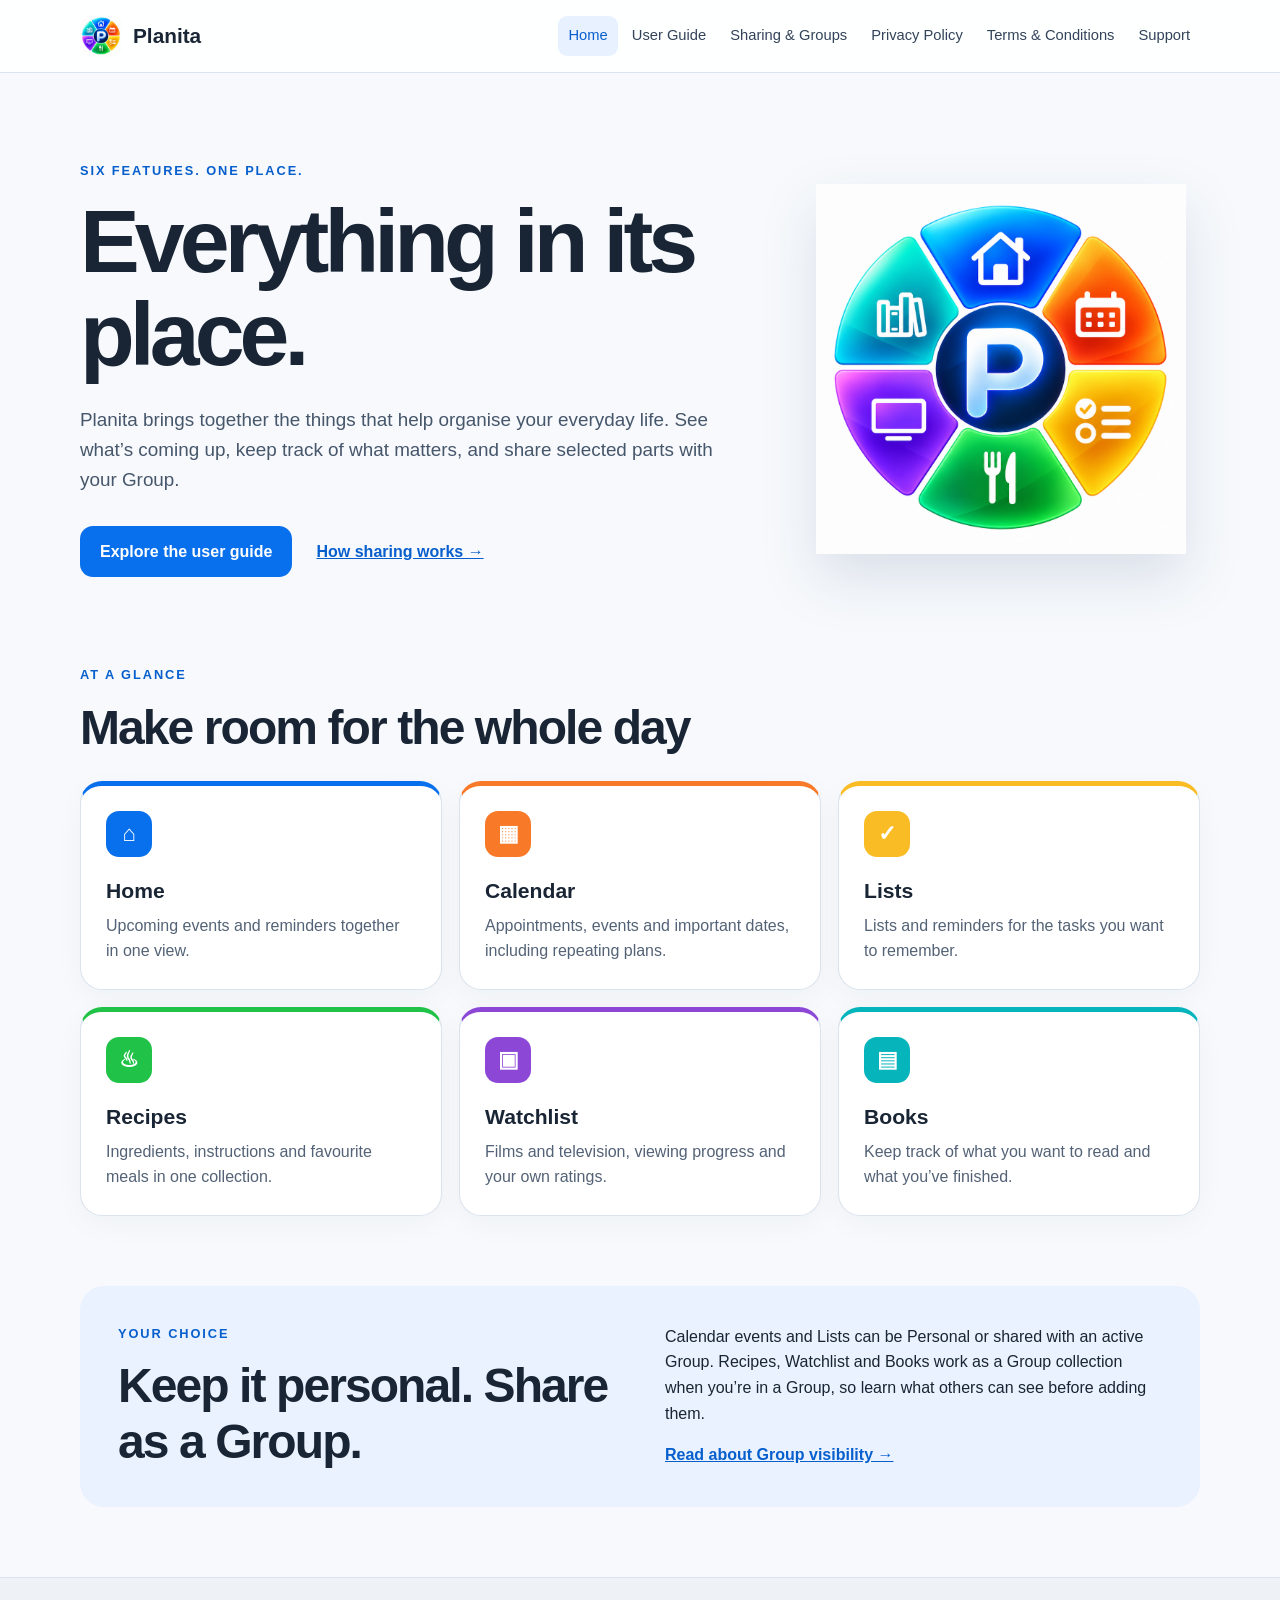
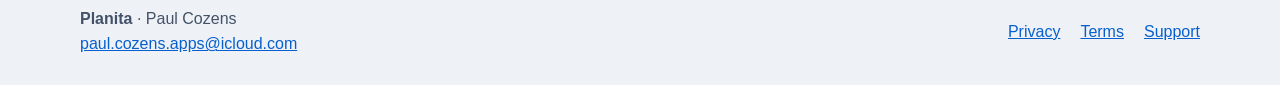
<file: index.html>
<!doctype html><html lang="en-GB"><head><meta charset="utf-8"><meta name="viewport" content="width=device-width,initial-scale=1"><meta name="color-scheme" content="light dark"><meta name="description" content="Planita helps organise events, lists, recipes, films and television, and books."><title>Home · Planita</title><link rel="icon" href="assets/planita-app-icon.png"><link rel="stylesheet" href="assets/site.css"></head><body><a class="skip" href="#main">Skip to content</a><header class="site-header"><div class="shell header-inner"><a class="brand" href="index.html"><img src="assets/planita-app-icon.png" alt="" width="42" height="42"><span>Planita</span></a><nav aria-label="Main navigation"><a href="index.html" aria-current="page">Home</a><a href="guide.html">User Guide</a><a href="sharing.html">Sharing & Groups</a><a href="privacy.html">Privacy Policy</a><a href="terms.html">Terms & Conditions</a><a href="support.html">Support</a></nav></div></header><main id="main" class="shell"><section class="hero"><div><p class="eyebrow">Six features. One place.</p><h1>Everything in its place.</h1><p class="lead">Planita brings together the things that help organise your everyday life. See what’s coming up, keep track of what matters, and share selected parts with your Group.</p><div class="actions"><a class="button" href="guide.html">Explore the user guide</a><a class="text-link" href="sharing.html">How sharing works →</a></div></div><div class="hero-art"><img src="assets/planita-app-icon.png" alt="Planita’s six-feature app icon" width="420" height="420"></div></section><section aria-labelledby="features"><div class="section-heading"><p class="eyebrow">At a glance</p><h2 id="features">Make room for the whole day</h2></div><div class="feature-grid"><article class="feature home"><span class="feature-mark">⌂</span><h3>Home</h3><p>Upcoming events and reminders together in one view.</p></article><article class="feature calendar"><span class="feature-mark">▦</span><h3>Calendar</h3><p>Appointments, events and important dates, including repeating plans.</p></article><article class="feature lists"><span class="feature-mark">✓</span><h3>Lists</h3><p>Lists and reminders for the tasks you want to remember.</p></article><article class="feature recipes"><span class="feature-mark">♨</span><h3>Recipes</h3><p>Ingredients, instructions and favourite meals in one collection.</p></article><article class="feature watchlist"><span class="feature-mark">▣</span><h3>Watchlist</h3><p>Films and television, viewing progress and your own ratings.</p></article><article class="feature books"><span class="feature-mark">▤</span><h3>Books</h3><p>Keep track of what you want to read and what you’ve finished.</p></article></div></section><section class="split-callout"><div><p class="eyebrow">Your choice</p><h2>Keep it personal. Share as a Group.</h2></div><div><p>Calendar events and Lists can be Personal or shared with an active Group. Recipes, Watchlist and Books work as a Group collection when you’re in a Group, so learn what others can see before adding them.</p><a class="text-link" href="sharing.html">Read about Group visibility →</a></div></section></main><footer class="site-footer"><div class="shell"><p><strong>Planita</strong> · Paul Cozens<br><a href="mailto:paul.cozens.apps@icloud.com">paul.cozens.apps@icloud.com</a></p><nav aria-label="Footer navigation"><a href="privacy.html">Privacy</a><a href="terms.html">Terms</a><a href="support.html">Support</a></nav></div></footer></body></html>
</file>
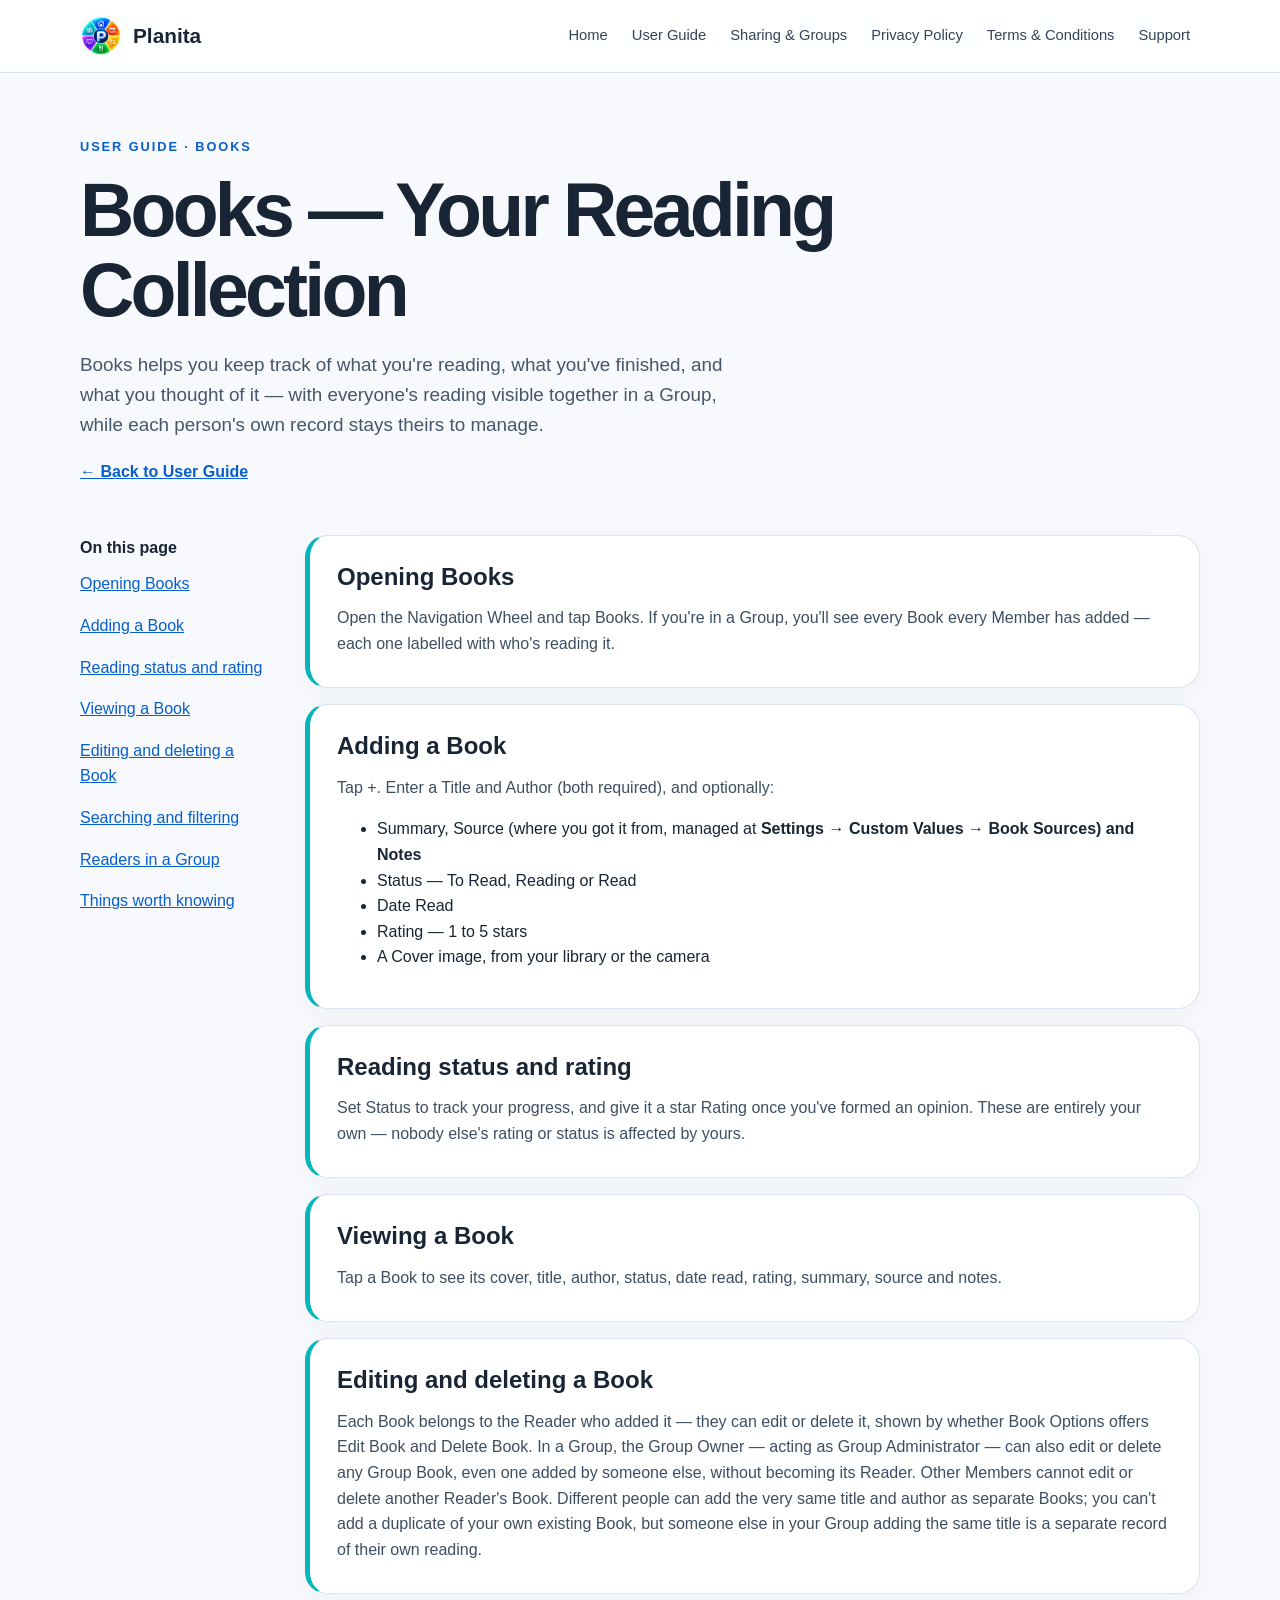
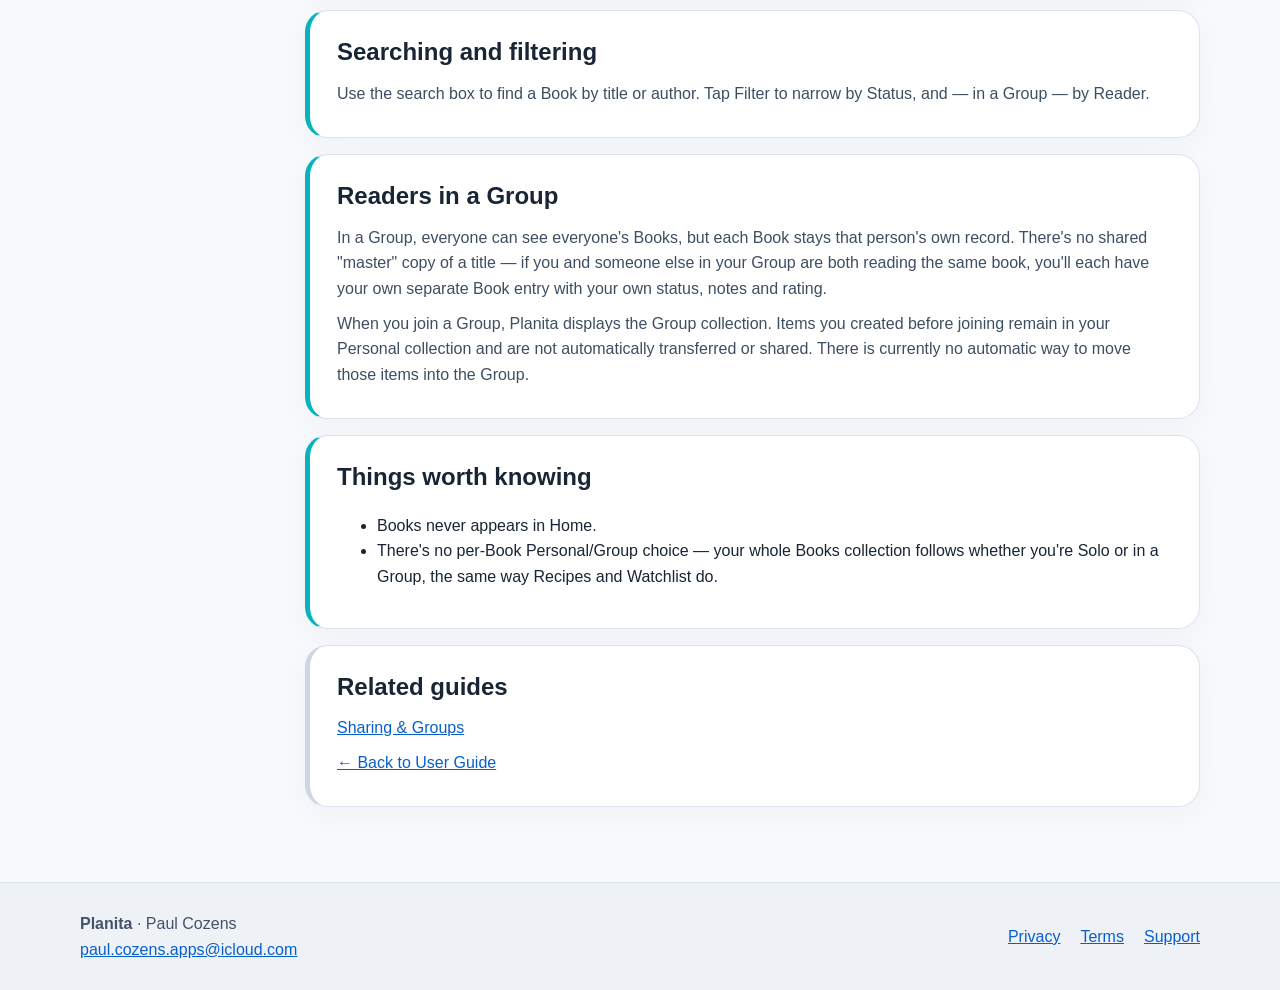
<file: books.html>
<!doctype html><html lang="en-GB"><head><meta charset="utf-8"><meta name="viewport" content="width=device-width,initial-scale=1"><meta name="color-scheme" content="light dark"><meta name="description" content="Planita helps organise events, lists, recipes, films and television, and books."><title>Books — Your Reading Collection · Planita</title><link rel="icon" href="assets/planita-app-icon.png"><link rel="stylesheet" href="assets/site.css"></head><body><a class="skip" href="#main">Skip to content</a><header class="site-header"><div class="shell header-inner"><a class="brand" href="index.html"><img src="assets/planita-app-icon.png" alt="" width="42" height="42"><span>Planita</span></a><nav aria-label="Main navigation"><a href="index.html">Home</a><a href="guide.html">User Guide</a><a href="sharing.html">Sharing & Groups</a><a href="privacy.html">Privacy Policy</a><a href="terms.html">Terms & Conditions</a><a href="support.html">Support</a></nav></div></header><main id="main" class="shell"><div class="page-intro"><p class="eyebrow">User Guide · Books</p><h1>Books — Your Reading Collection</h1><p class="lead">Books helps you keep track of what you&#x27;re reading, what you&#x27;ve finished, and what you thought of it — with everyone&#x27;s reading visible together in a Group, while each person&#x27;s own record stays theirs to manage.</p><p><a class="text-link" href="guide.html">← Back to User Guide</a></p></div><div class="guide-layout"><nav class="contents" aria-label="On this page"><strong>On this page</strong><a href="#opening-books">Opening Books</a><a href="#adding-a-book">Adding a Book</a><a href="#reading-status-and-rating">Reading status and rating</a><a href="#viewing-a-book">Viewing a Book</a><a href="#editing-and-deleting-a-book">Editing and deleting a Book</a><a href="#searching-and-filtering">Searching and filtering</a><a href="#readers-in-a-group">Readers in a Group</a><a href="#things-worth-knowing">Things worth knowing</a></nav><div class="article-stack"><section id="opening-books" class="guide-card books"><h2>Opening Books</h2><p>Open the Navigation Wheel and tap Books. If you&#x27;re in a Group, you&#x27;ll see every Book every Member has added — each one labelled with who&#x27;s reading it.</p></section><section id="adding-a-book" class="guide-card books"><h2>Adding a Book</h2><p>Tap +. Enter a Title and Author (both required), and optionally:</p><ul><li>Summary, Source (where you got it from, managed at <strong>Settings → Custom Values → Book Sources) and Notes</strong></li><li>Status — To Read, Reading or Read</li><li>Date Read</li><li>Rating — 1 to 5 stars</li><li>A Cover image, from your library or the camera</li></ul></section><section id="reading-status-and-rating" class="guide-card books"><h2>Reading status and rating</h2><p>Set Status to track your progress, and give it a star Rating once you&#x27;ve formed an opinion. These are entirely your own — nobody else&#x27;s rating or status is affected by yours.</p></section><section id="viewing-a-book" class="guide-card books"><h2>Viewing a Book</h2><p>Tap a Book to see its cover, title, author, status, date read, rating, summary, source and notes.</p></section><section id="editing-and-deleting-a-book" class="guide-card books"><h2>Editing and deleting a Book</h2><p>Each Book belongs to the Reader who added it — they can edit or delete it, shown by whether Book Options offers Edit Book and Delete Book. In a Group, the Group Owner — acting as Group Administrator — can also edit or delete any Group Book, even one added by someone else, without becoming its Reader. Other Members cannot edit or delete another Reader&#x27;s Book. Different people can add the very same title and author as separate Books; you can&#x27;t add a duplicate of your own existing Book, but someone else in your Group adding the same title is a separate record of their own reading.</p></section><section id="searching-and-filtering" class="guide-card books"><h2>Searching and filtering</h2><p>Use the search box to find a Book by title or author. Tap Filter to narrow by Status, and — in a Group — by Reader.</p></section><section id="readers-in-a-group" class="guide-card books"><h2>Readers in a Group</h2><p>In a Group, everyone can see everyone&#x27;s Books, but each Book stays that person&#x27;s own record. There&#x27;s no shared &quot;master&quot; copy of a title — if you and someone else in your Group are both reading the same book, you&#x27;ll each have your own separate Book entry with your own status, notes and rating.</p><p>When you join a Group, Planita displays the Group collection. Items you created before joining remain in your Personal collection and are not automatically transferred or shared. There is currently no automatic way to move those items into the Group.</p></section><section id="things-worth-knowing" class="guide-card books"><h2>Things worth knowing</h2><ul><li>Books never appears in Home.</li><li>There&#x27;s no per-Book Personal/Group choice — your whole Books collection follows whether you&#x27;re Solo or in a Group, the same way Recipes and Watchlist do.</li></ul></section><div class="guide-card"><h2>Related guides</h2><p><a href="sharing.html">Sharing &amp; Groups</a></p><p><a href="guide.html">← Back to User Guide</a></p></div></div></div></main><footer class="site-footer"><div class="shell"><p><strong>Planita</strong> · Paul Cozens<br><a href="mailto:paul.cozens.apps@icloud.com">paul.cozens.apps@icloud.com</a></p><nav aria-label="Footer navigation"><a href="privacy.html">Privacy</a><a href="terms.html">Terms</a><a href="support.html">Support</a></nav></div></footer></body></html>
</file>
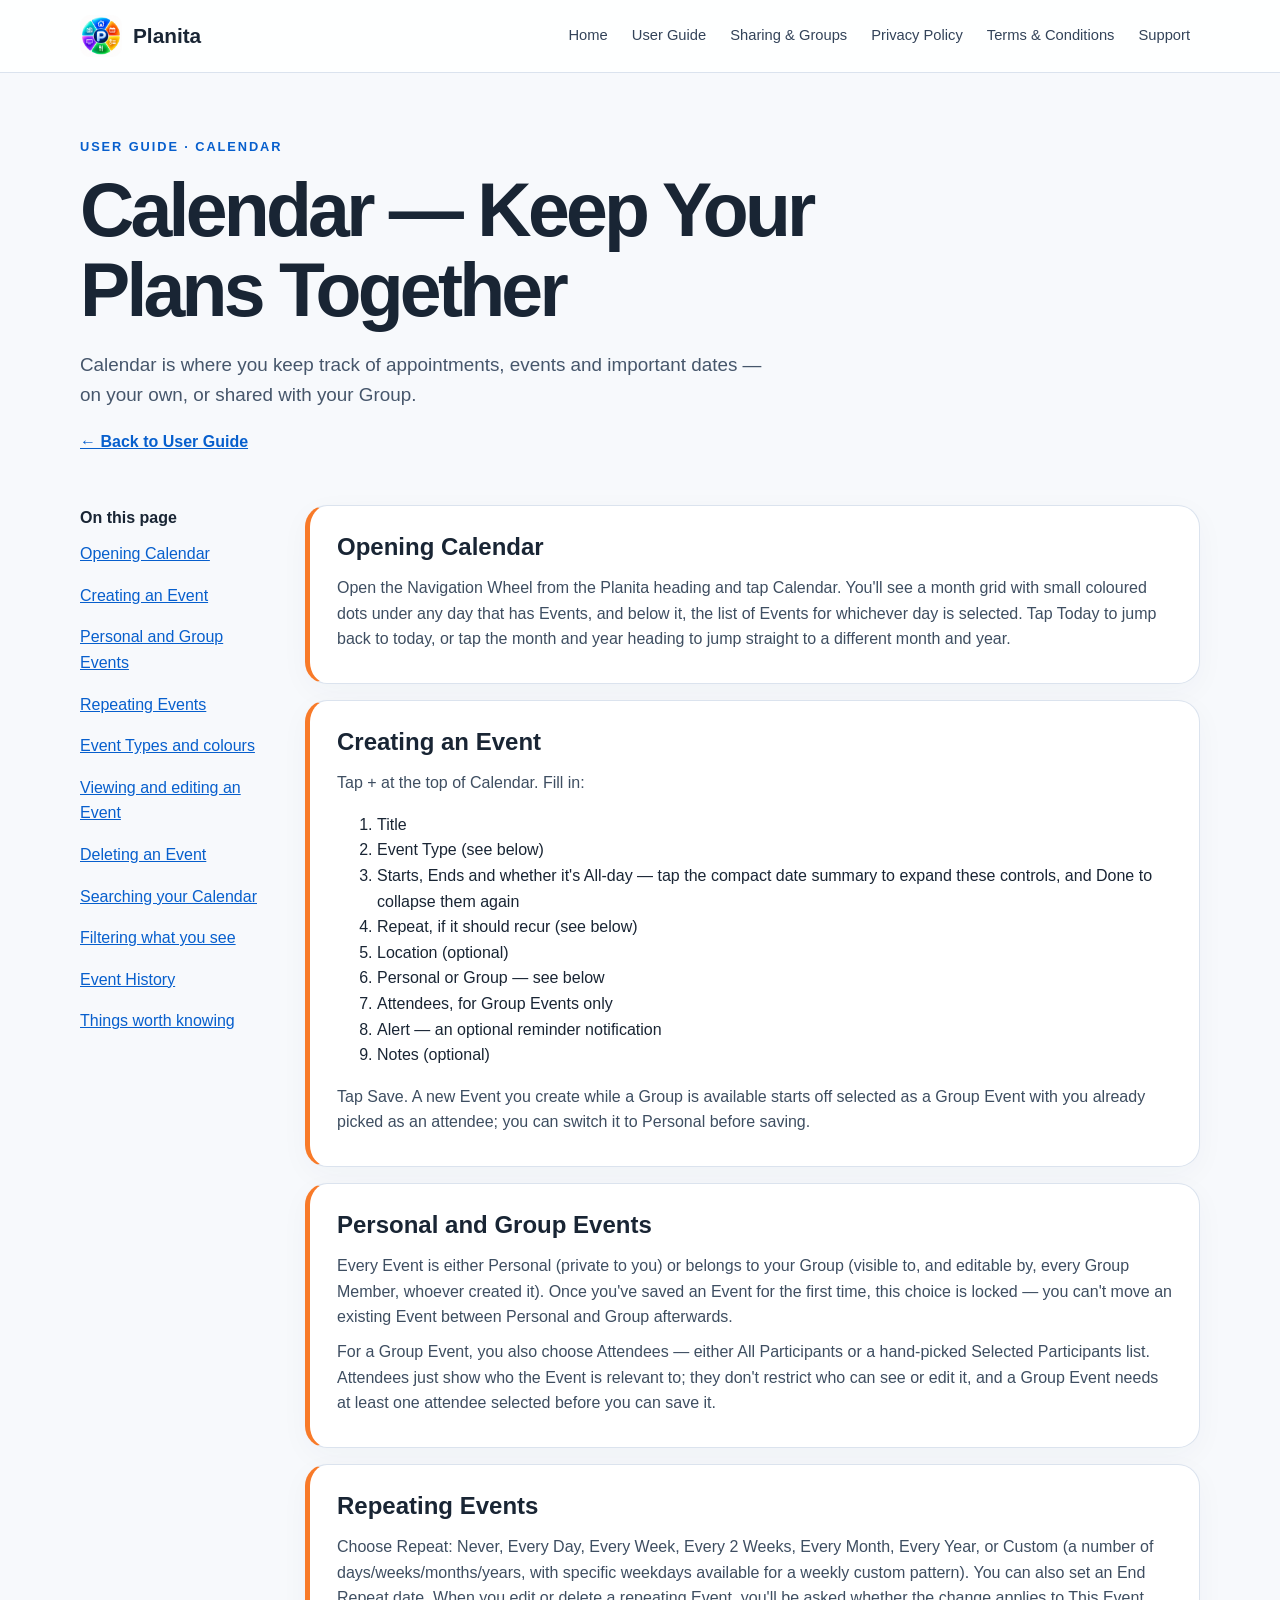
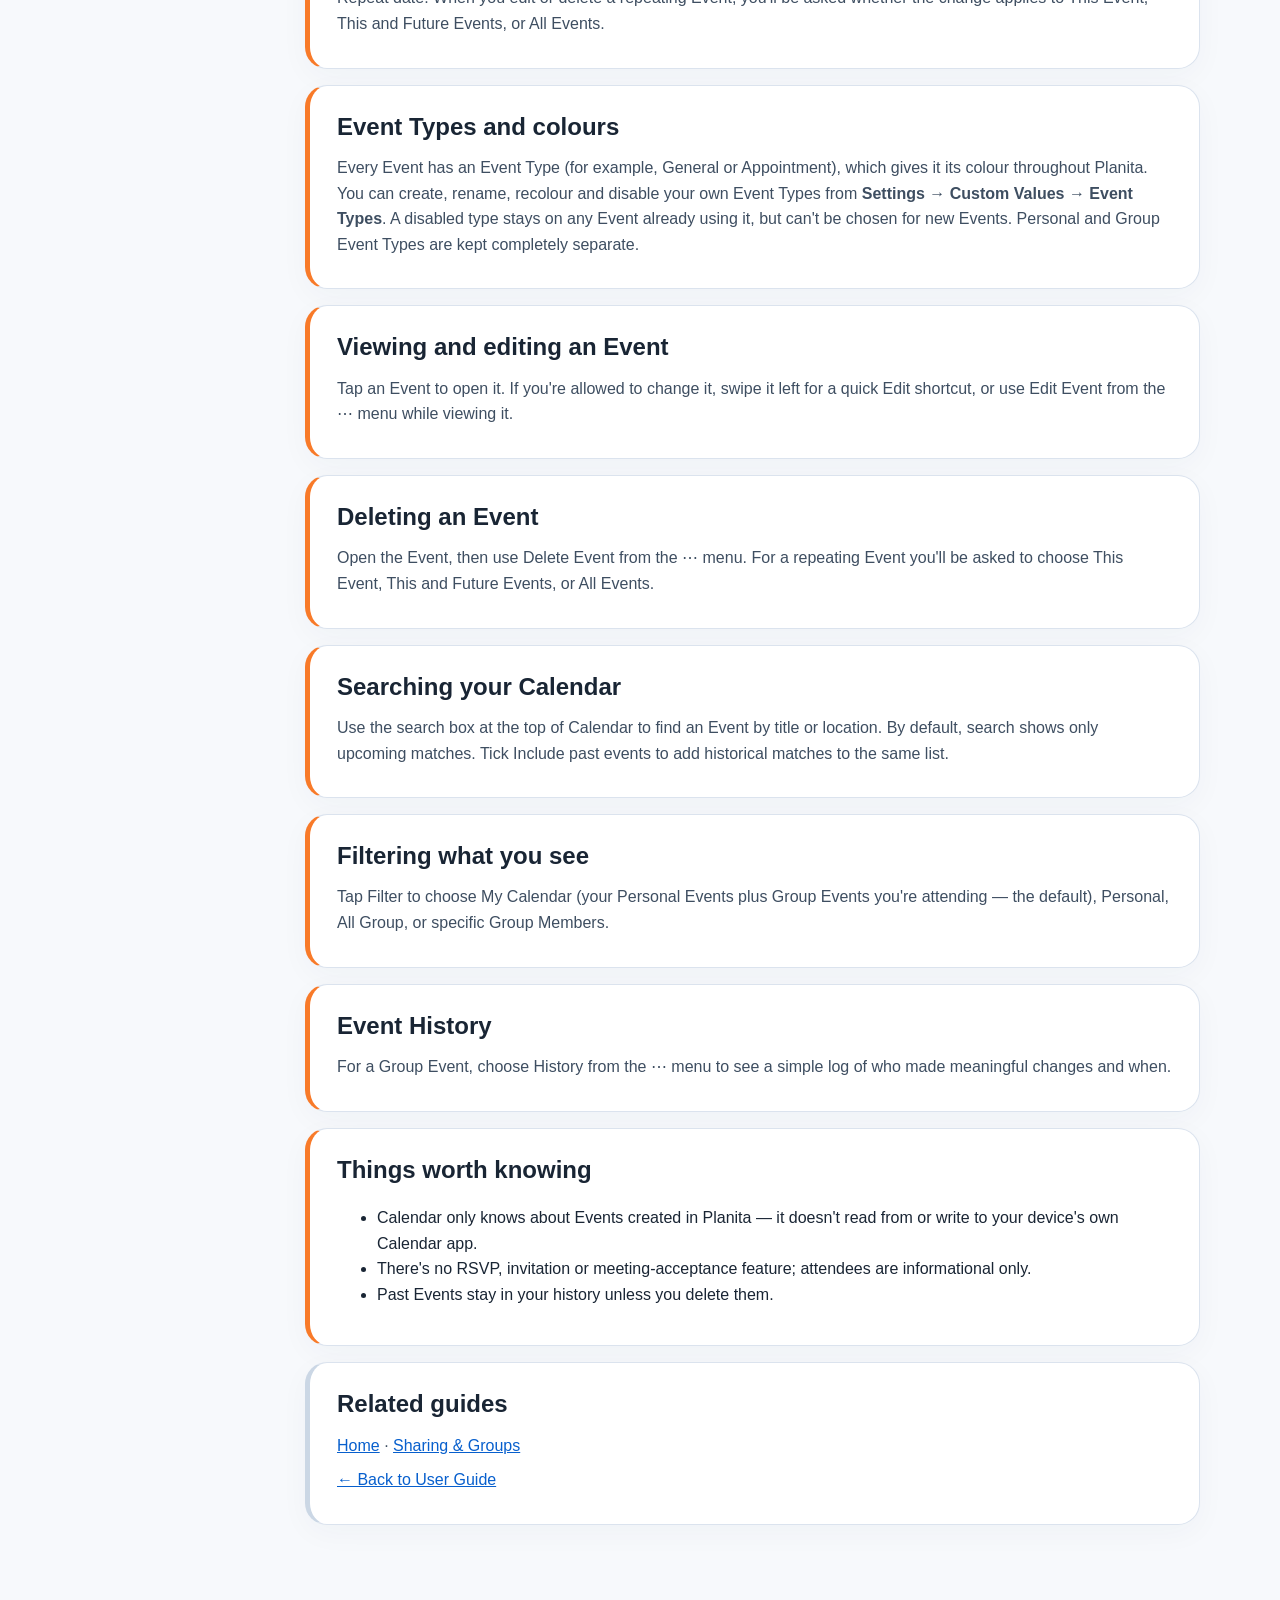
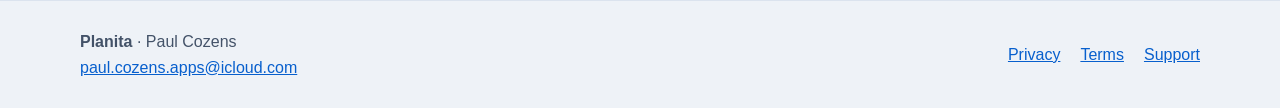
<file: calendar.html>
<!doctype html><html lang="en-GB"><head><meta charset="utf-8"><meta name="viewport" content="width=device-width,initial-scale=1"><meta name="color-scheme" content="light dark"><meta name="description" content="Planita helps organise events, lists, recipes, films and television, and books."><title>Calendar — Keep Your Plans Together · Planita</title><link rel="icon" href="assets/planita-app-icon.png"><link rel="stylesheet" href="assets/site.css"></head><body><a class="skip" href="#main">Skip to content</a><header class="site-header"><div class="shell header-inner"><a class="brand" href="index.html"><img src="assets/planita-app-icon.png" alt="" width="42" height="42"><span>Planita</span></a><nav aria-label="Main navigation"><a href="index.html">Home</a><a href="guide.html">User Guide</a><a href="sharing.html">Sharing & Groups</a><a href="privacy.html">Privacy Policy</a><a href="terms.html">Terms & Conditions</a><a href="support.html">Support</a></nav></div></header><main id="main" class="shell"><div class="page-intro"><p class="eyebrow">User Guide · Calendar</p><h1>Calendar — Keep Your Plans Together</h1><p class="lead">Calendar is where you keep track of appointments, events and important dates — on your own, or shared with your Group.</p><p><a class="text-link" href="guide.html">← Back to User Guide</a></p></div><div class="guide-layout"><nav class="contents" aria-label="On this page"><strong>On this page</strong><a href="#opening-calendar">Opening Calendar</a><a href="#creating-an-event">Creating an Event</a><a href="#personal-and-group-events">Personal and Group Events</a><a href="#repeating-events">Repeating Events</a><a href="#event-types-and-colours">Event Types and colours</a><a href="#viewing-and-editing-an-event">Viewing and editing an Event</a><a href="#deleting-an-event">Deleting an Event</a><a href="#searching-your-calendar">Searching your Calendar</a><a href="#filtering-what-you-see">Filtering what you see</a><a href="#event-history">Event History</a><a href="#things-worth-knowing">Things worth knowing</a></nav><div class="article-stack"><section id="opening-calendar" class="guide-card calendar"><h2>Opening Calendar</h2><p>Open the Navigation Wheel from the Planita heading and tap Calendar. You&#x27;ll see a month grid with small coloured dots under any day that has Events, and below it, the list of Events for whichever day is selected. Tap Today to jump back to today, or tap the month and year heading to jump straight to a different month and year.</p></section><section id="creating-an-event" class="guide-card calendar"><h2>Creating an Event</h2><p>Tap + at the top of Calendar. Fill in:</p><ol><li>Title</li><li>Event Type (see below)</li><li>Starts, Ends and whether it&#x27;s All-day — tap the compact date summary to expand these controls, and Done to collapse them again</li><li>Repeat, if it should recur (see below)</li><li>Location (optional)</li><li>Personal or Group — see below</li><li>Attendees, for Group Events only</li><li>Alert — an optional reminder notification</li><li>Notes (optional)</li></ol><p>Tap Save. A new Event you create while a Group is available starts off selected as a Group Event with you already picked as an attendee; you can switch it to Personal before saving.</p></section><section id="personal-and-group-events" class="guide-card calendar"><h2>Personal and Group Events</h2><p>Every Event is either Personal (private to you) or belongs to your Group (visible to, and editable by, every Group Member, whoever created it). Once you&#x27;ve saved an Event for the first time, this choice is locked — you can&#x27;t move an existing Event between Personal and Group afterwards.</p><p>For a Group Event, you also choose Attendees — either All Participants or a hand-picked Selected Participants list. Attendees just show who the Event is relevant to; they don&#x27;t restrict who can see or edit it, and a Group Event needs at least one attendee selected before you can save it.</p></section><section id="repeating-events" class="guide-card calendar"><h2>Repeating Events</h2><p>Choose Repeat: Never, Every Day, Every Week, Every 2 Weeks, Every Month, Every Year, or Custom (a number of days/weeks/months/years, with specific weekdays available for a weekly custom pattern). You can also set an End Repeat date. When you edit or delete a repeating Event, you&#x27;ll be asked whether the change applies to This Event, This and Future Events, or All Events.</p></section><section id="event-types-and-colours" class="guide-card calendar"><h2>Event Types and colours</h2><p>Every Event has an Event Type (for example, General or Appointment), which gives it its colour throughout Planita. You can create, rename, recolour and disable your own Event Types from <strong>Settings → Custom Values → Event Types</strong>. A disabled type stays on any Event already using it, but can&#x27;t be chosen for new Events. Personal and Group Event Types are kept completely separate.</p></section><section id="viewing-and-editing-an-event" class="guide-card calendar"><h2>Viewing and editing an Event</h2><p>Tap an Event to open it. If you&#x27;re allowed to change it, swipe it left for a quick Edit shortcut, or use Edit Event from the ⋯ menu while viewing it.</p></section><section id="deleting-an-event" class="guide-card calendar"><h2>Deleting an Event</h2><p>Open the Event, then use Delete Event from the ⋯ menu. For a repeating Event you&#x27;ll be asked to choose This Event, This and Future Events, or All Events.</p></section><section id="searching-your-calendar" class="guide-card calendar"><h2>Searching your Calendar</h2><p>Use the search box at the top of Calendar to find an Event by title or location. By default, search shows only upcoming matches. Tick Include past events to add historical matches to the same list.</p></section><section id="filtering-what-you-see" class="guide-card calendar"><h2>Filtering what you see</h2><p>Tap Filter to choose My Calendar (your Personal Events plus Group Events you&#x27;re attending — the default), Personal, All Group, or specific Group Members.</p></section><section id="event-history" class="guide-card calendar"><h2>Event History</h2><p>For a Group Event, choose History from the ⋯ menu to see a simple log of who made meaningful changes and when.</p></section><section id="things-worth-knowing" class="guide-card calendar"><h2>Things worth knowing</h2><ul><li>Calendar only knows about Events created in Planita — it doesn&#x27;t read from or write to your device&#x27;s own Calendar app.</li><li>There&#x27;s no RSVP, invitation or meeting-acceptance feature; attendees are informational only.</li><li>Past Events stay in your history unless you delete them.</li></ul></section><div class="guide-card"><h2>Related guides</h2><p><a href="home.html">Home</a> · <a href="sharing.html">Sharing &amp; Groups</a></p><p><a href="guide.html">← Back to User Guide</a></p></div></div></div></main><footer class="site-footer"><div class="shell"><p><strong>Planita</strong> · Paul Cozens<br><a href="mailto:paul.cozens.apps@icloud.com">paul.cozens.apps@icloud.com</a></p><nav aria-label="Footer navigation"><a href="privacy.html">Privacy</a><a href="terms.html">Terms</a><a href="support.html">Support</a></nav></div></footer></body></html>
</file>
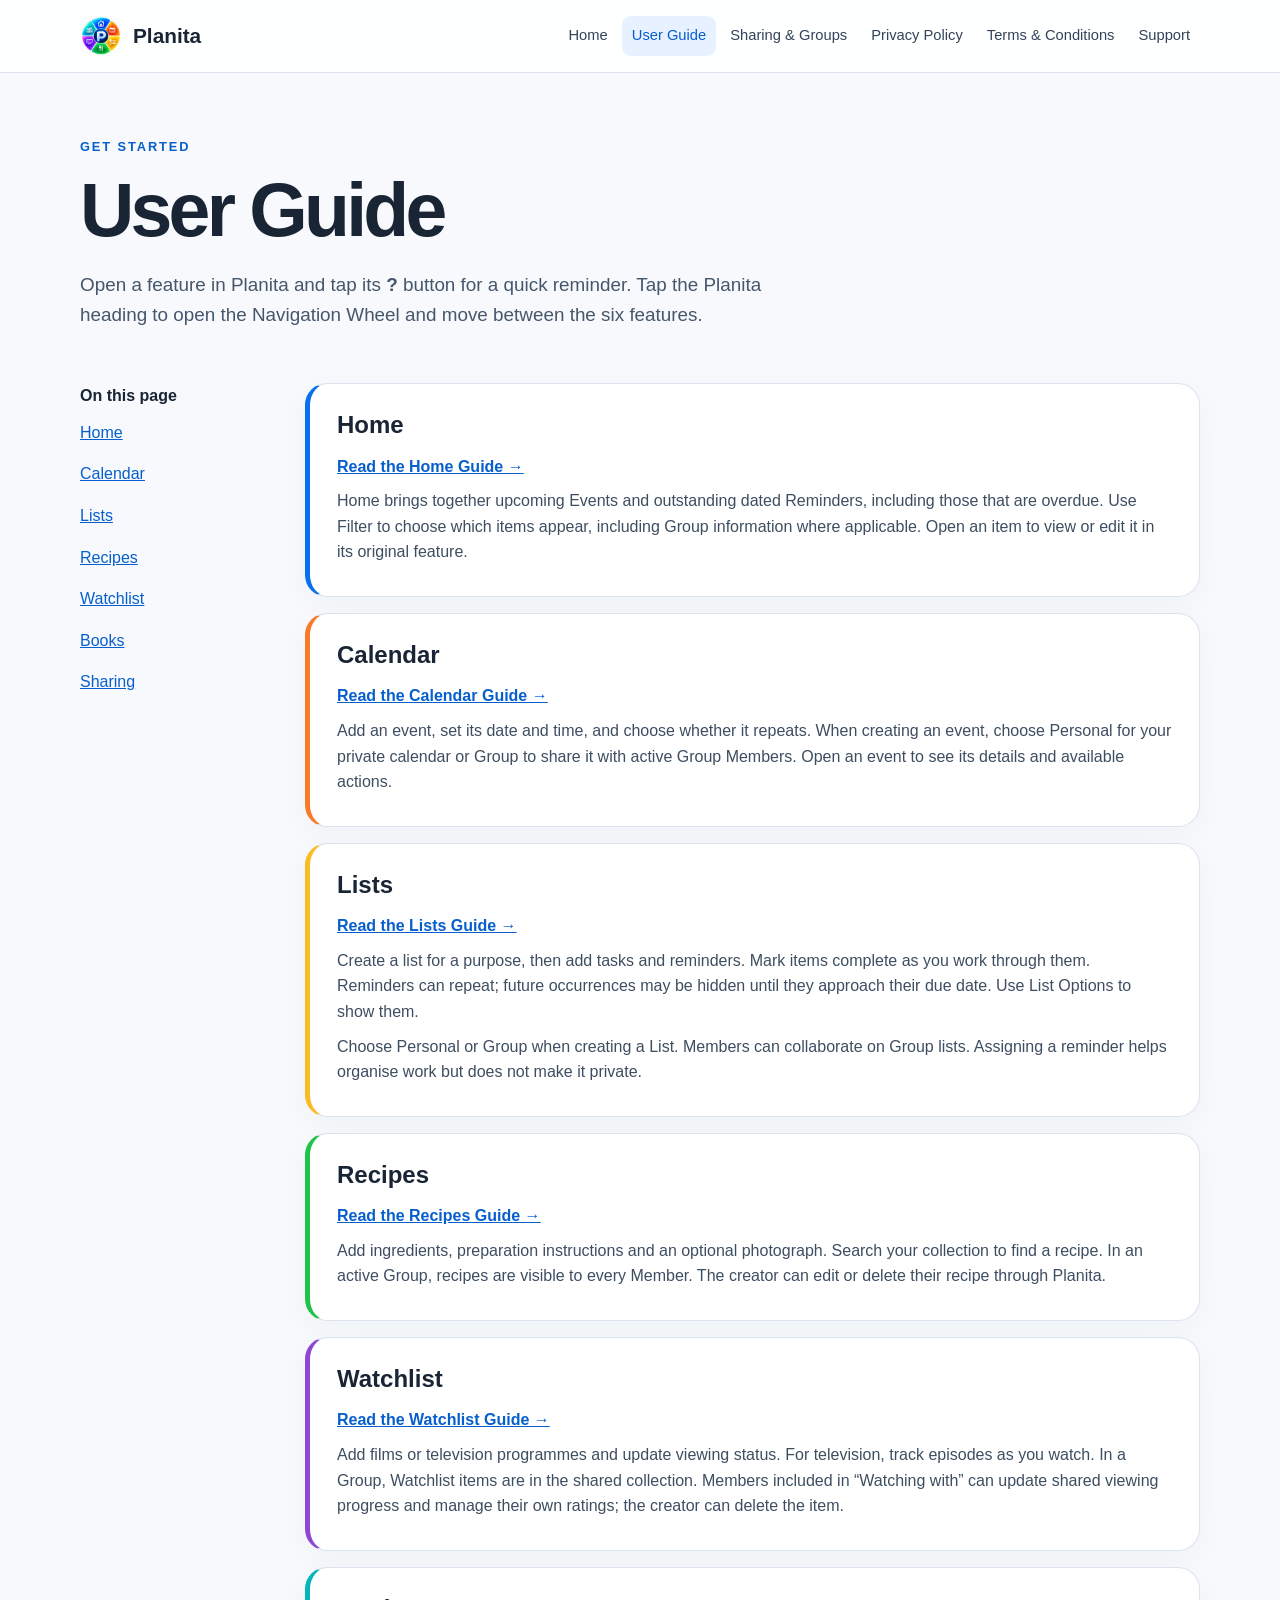
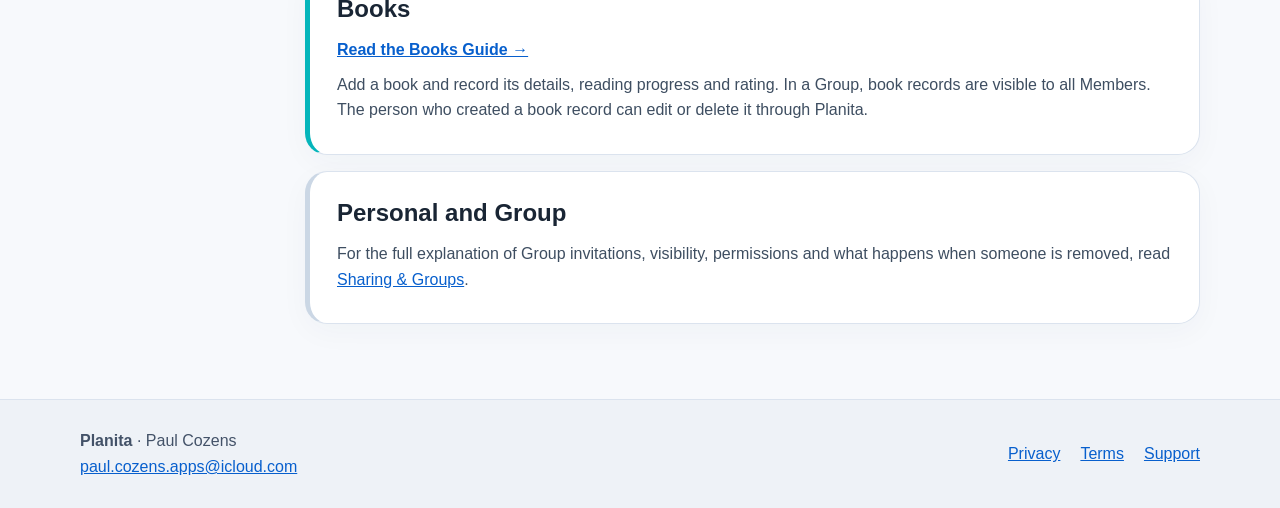
<file: guide.html>
<!doctype html><html lang="en-GB"><head><meta charset="utf-8"><meta name="viewport" content="width=device-width,initial-scale=1"><meta name="color-scheme" content="light dark"><meta name="description" content="Planita helps organise events, lists, recipes, films and television, and books."><title>User Guide · Planita</title><link rel="icon" href="assets/planita-app-icon.png"><link rel="stylesheet" href="assets/site.css"></head><body><a class="skip" href="#main">Skip to content</a><header class="site-header"><div class="shell header-inner"><a class="brand" href="index.html"><img src="assets/planita-app-icon.png" alt="" width="42" height="42"><span>Planita</span></a><nav aria-label="Main navigation"><a href="index.html">Home</a><a href="guide.html" aria-current="page">User Guide</a><a href="sharing.html">Sharing & Groups</a><a href="privacy.html">Privacy Policy</a><a href="terms.html">Terms & Conditions</a><a href="support.html">Support</a></nav></div></header><main id="main" class="shell"><div class="page-intro"><p class="eyebrow">Get started</p><h1>User Guide</h1><p class="lead">Open a feature in Planita and tap its <strong>?</strong> button for a quick reminder. Tap the Planita heading to open the Navigation Wheel and move between the six features.</p></div><div class="guide-layout"><nav class="contents" aria-label="On this page"><strong>On this page</strong><a href="#home">Home</a><a href="#calendar">Calendar</a><a href="#lists">Lists</a><a href="#recipes">Recipes</a><a href="#watchlist">Watchlist</a><a href="#books">Books</a><a href="#sharing">Sharing</a></nav><div class="article-stack"><section id="home" class="guide-card home"><h2>Home</h2><p><a class="text-link" href="home.html">Read the Home Guide →</a></p><p>Home brings together upcoming Events and outstanding dated Reminders, including those that are overdue. Use Filter to choose which items appear, including Group information where applicable. Open an item to view or edit it in its original feature.</p></section><section id="calendar" class="guide-card calendar"><h2>Calendar</h2><p><a class="text-link" href="calendar.html">Read the Calendar Guide →</a></p><p>Add an event, set its date and time, and choose whether it repeats. When creating an event, choose Personal for your private calendar or Group to share it with active Group Members. Open an event to see its details and available actions.</p></section><section id="lists" class="guide-card lists"><h2>Lists</h2><p><a class="text-link" href="lists.html">Read the Lists Guide →</a></p><p>Create a list for a purpose, then add tasks and reminders. Mark items complete as you work through them. Reminders can repeat; future occurrences may be hidden until they approach their due date. Use List Options to show them.</p><p>Choose Personal or Group when creating a List. Members can collaborate on Group lists. Assigning a reminder helps organise work but does not make it private.</p></section><section id="recipes" class="guide-card recipes"><h2>Recipes</h2><p><a class="text-link" href="recipes.html">Read the Recipes Guide →</a></p><p>Add ingredients, preparation instructions and an optional photograph. Search your collection to find a recipe. In an active Group, recipes are visible to every Member. The creator can edit or delete their recipe through Planita.</p></section><section id="watchlist" class="guide-card watchlist"><h2>Watchlist</h2><p><a class="text-link" href="watchlist.html">Read the Watchlist Guide →</a></p><p>Add films or television programmes and update viewing status. For television, track episodes as you watch. In a Group, Watchlist items are in the shared collection. Members included in “Watching with” can update shared viewing progress and manage their own ratings; the creator can delete the item.</p></section><section id="books" class="guide-card books"><h2>Books</h2><p><a class="text-link" href="books.html">Read the Books Guide →</a></p><p>Add a book and record its details, reading progress and rating. In a Group, book records are visible to all Members. The person who created a book record can edit or delete it through Planita.</p></section><section id="sharing" class="guide-card"><h2>Personal and Group</h2><p>For the full explanation of Group invitations, visibility, permissions and what happens when someone is removed, read <a href="sharing.html">Sharing & Groups</a>.</p></section></div></div></main><footer class="site-footer"><div class="shell"><p><strong>Planita</strong> · Paul Cozens<br><a href="mailto:paul.cozens.apps@icloud.com">paul.cozens.apps@icloud.com</a></p><nav aria-label="Footer navigation"><a href="privacy.html">Privacy</a><a href="terms.html">Terms</a><a href="support.html">Support</a></nav></div></footer></body></html>
</file>
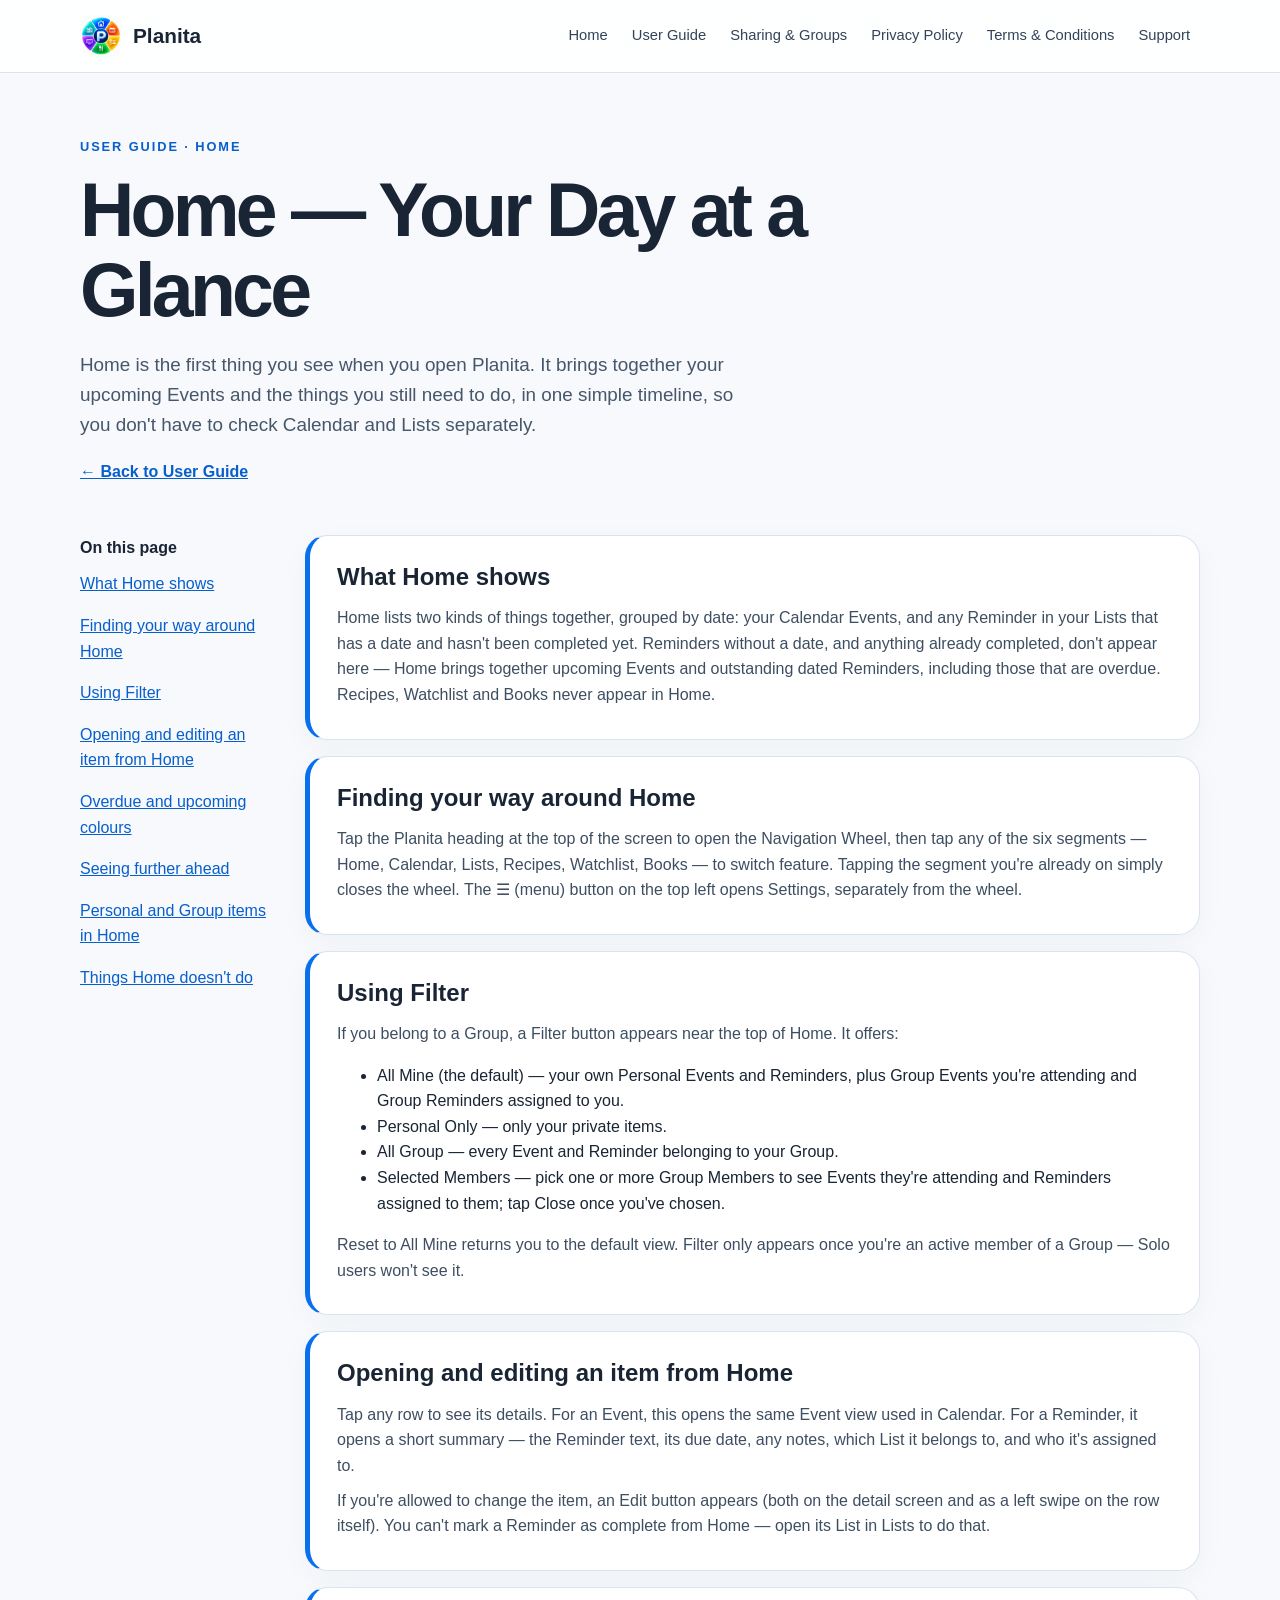
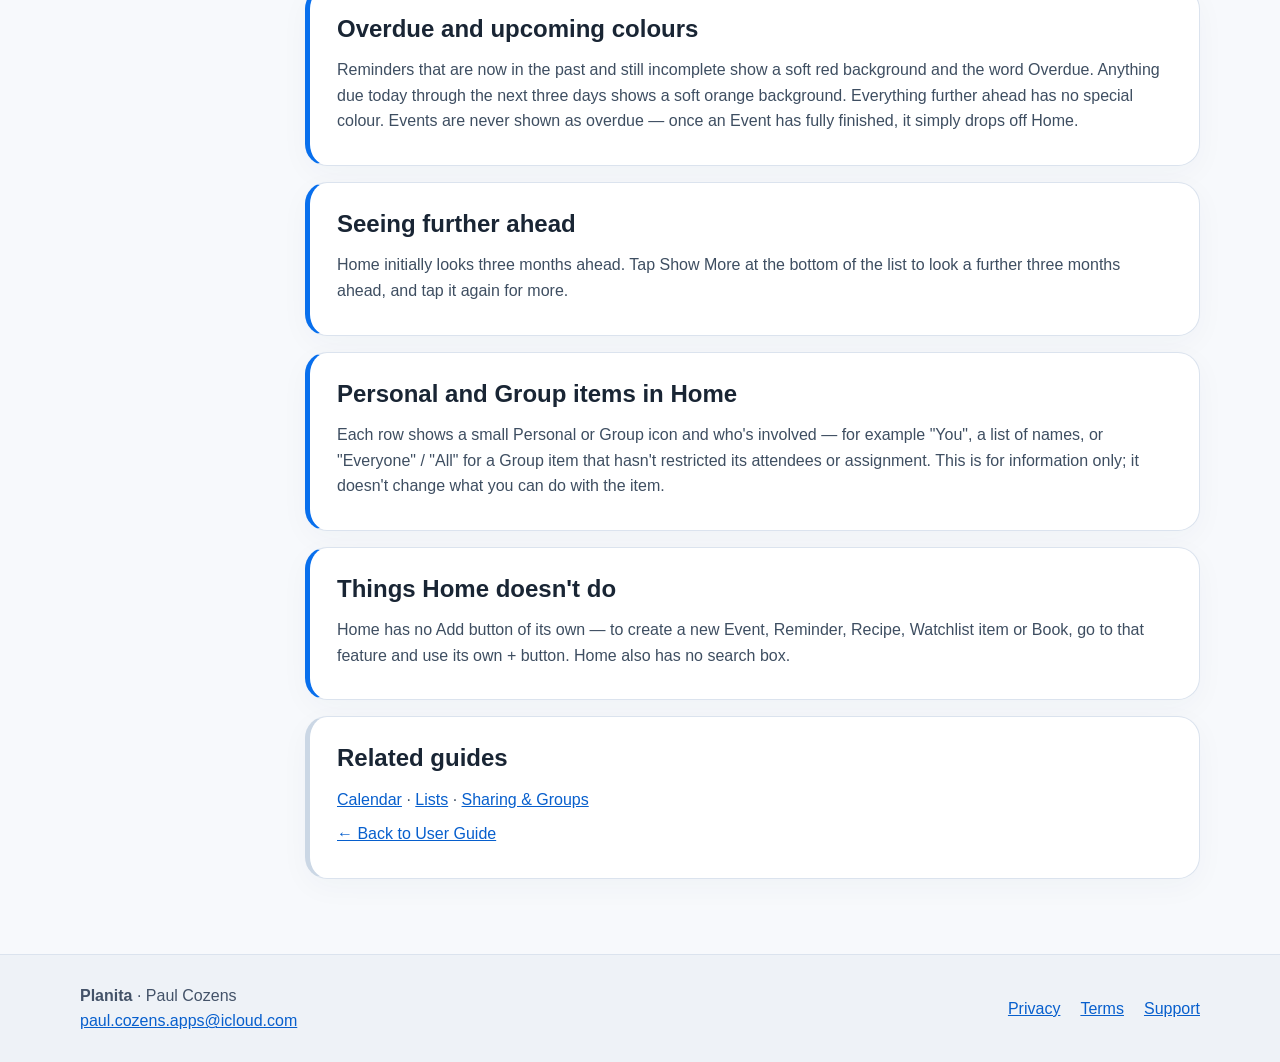
<file: home.html>
<!doctype html><html lang="en-GB"><head><meta charset="utf-8"><meta name="viewport" content="width=device-width,initial-scale=1"><meta name="color-scheme" content="light dark"><meta name="description" content="Planita helps organise events, lists, recipes, films and television, and books."><title>Home — Your Day at a Glance · Planita</title><link rel="icon" href="assets/planita-app-icon.png"><link rel="stylesheet" href="assets/site.css"></head><body><a class="skip" href="#main">Skip to content</a><header class="site-header"><div class="shell header-inner"><a class="brand" href="index.html"><img src="assets/planita-app-icon.png" alt="" width="42" height="42"><span>Planita</span></a><nav aria-label="Main navigation"><a href="index.html">Home</a><a href="guide.html">User Guide</a><a href="sharing.html">Sharing & Groups</a><a href="privacy.html">Privacy Policy</a><a href="terms.html">Terms & Conditions</a><a href="support.html">Support</a></nav></div></header><main id="main" class="shell"><div class="page-intro"><p class="eyebrow">User Guide · Home</p><h1>Home — Your Day at a Glance</h1><p class="lead">Home is the first thing you see when you open Planita. It brings together your upcoming Events and the things you still need to do, in one simple timeline, so you don&#x27;t have to check Calendar and Lists separately.</p><p><a class="text-link" href="guide.html">← Back to User Guide</a></p></div><div class="guide-layout"><nav class="contents" aria-label="On this page"><strong>On this page</strong><a href="#what-home-shows">What Home shows</a><a href="#finding-your-way-around-home">Finding your way around Home</a><a href="#using-filter">Using Filter</a><a href="#opening-and-editing-an-item-from-home">Opening and editing an item from Home</a><a href="#overdue-and-upcoming-colours">Overdue and upcoming colours</a><a href="#seeing-further-ahead">Seeing further ahead</a><a href="#personal-and-group-items-in-home">Personal and Group items in Home</a><a href="#things-home-doesn-t-do">Things Home doesn&#x27;t do</a></nav><div class="article-stack"><section id="what-home-shows" class="guide-card home"><h2>What Home shows</h2><p>Home lists two kinds of things together, grouped by date: your Calendar Events, and any Reminder in your Lists that has a date and hasn&#x27;t been completed yet. Reminders without a date, and anything already completed, don&#x27;t appear here — Home brings together upcoming Events and outstanding dated Reminders, including those that are overdue. Recipes, Watchlist and Books never appear in Home.</p></section><section id="finding-your-way-around-home" class="guide-card home"><h2>Finding your way around Home</h2><p>Tap the Planita heading at the top of the screen to open the Navigation Wheel, then tap any of the six segments — Home, Calendar, Lists, Recipes, Watchlist, Books — to switch feature. Tapping the segment you&#x27;re already on simply closes the wheel. The ☰ (menu) button on the top left opens Settings, separately from the wheel.</p></section><section id="using-filter" class="guide-card home"><h2>Using Filter</h2><p>If you belong to a Group, a Filter button appears near the top of Home. It offers:</p><ul><li>All Mine (the default) — your own Personal Events and Reminders, plus Group Events you&#x27;re attending and Group Reminders assigned to you.</li><li>Personal Only — only your private items.</li><li>All Group — every Event and Reminder belonging to your Group.</li><li>Selected Members — pick one or more Group Members to see Events they&#x27;re attending and Reminders assigned to them; tap Close once you&#x27;ve chosen.</li></ul><p>Reset to All Mine returns you to the default view. Filter only appears once you&#x27;re an active member of a Group — Solo users won&#x27;t see it.</p></section><section id="opening-and-editing-an-item-from-home" class="guide-card home"><h2>Opening and editing an item from Home</h2><p>Tap any row to see its details. For an Event, this opens the same Event view used in Calendar. For a Reminder, it opens a short summary — the Reminder text, its due date, any notes, which List it belongs to, and who it&#x27;s assigned to.</p><p>If you&#x27;re allowed to change the item, an Edit button appears (both on the detail screen and as a left swipe on the row itself). You can&#x27;t mark a Reminder as complete from Home — open its List in Lists to do that.</p></section><section id="overdue-and-upcoming-colours" class="guide-card home"><h2>Overdue and upcoming colours</h2><p>Reminders that are now in the past and still incomplete show a soft red background and the word Overdue. Anything due today through the next three days shows a soft orange background. Everything further ahead has no special colour. Events are never shown as overdue — once an Event has fully finished, it simply drops off Home.</p></section><section id="seeing-further-ahead" class="guide-card home"><h2>Seeing further ahead</h2><p>Home initially looks three months ahead. Tap Show More at the bottom of the list to look a further three months ahead, and tap it again for more.</p></section><section id="personal-and-group-items-in-home" class="guide-card home"><h2>Personal and Group items in Home</h2><p>Each row shows a small Personal or Group icon and who&#x27;s involved — for example &quot;You&quot;, a list of names, or &quot;Everyone&quot; / &quot;All&quot; for a Group item that hasn&#x27;t restricted its attendees or assignment. This is for information only; it doesn&#x27;t change what you can do with the item.</p></section><section id="things-home-doesn-t-do" class="guide-card home"><h2>Things Home doesn&#x27;t do</h2><p>Home has no Add button of its own — to create a new Event, Reminder, Recipe, Watchlist item or Book, go to that feature and use its own + button. Home also has no search box.</p></section><div class="guide-card"><h2>Related guides</h2><p><a href="calendar.html">Calendar</a> · <a href="lists.html">Lists</a> · <a href="sharing.html">Sharing &amp; Groups</a></p><p><a href="guide.html">← Back to User Guide</a></p></div></div></div></main><footer class="site-footer"><div class="shell"><p><strong>Planita</strong> · Paul Cozens<br><a href="mailto:paul.cozens.apps@icloud.com">paul.cozens.apps@icloud.com</a></p><nav aria-label="Footer navigation"><a href="privacy.html">Privacy</a><a href="terms.html">Terms</a><a href="support.html">Support</a></nav></div></footer></body></html>
</file>
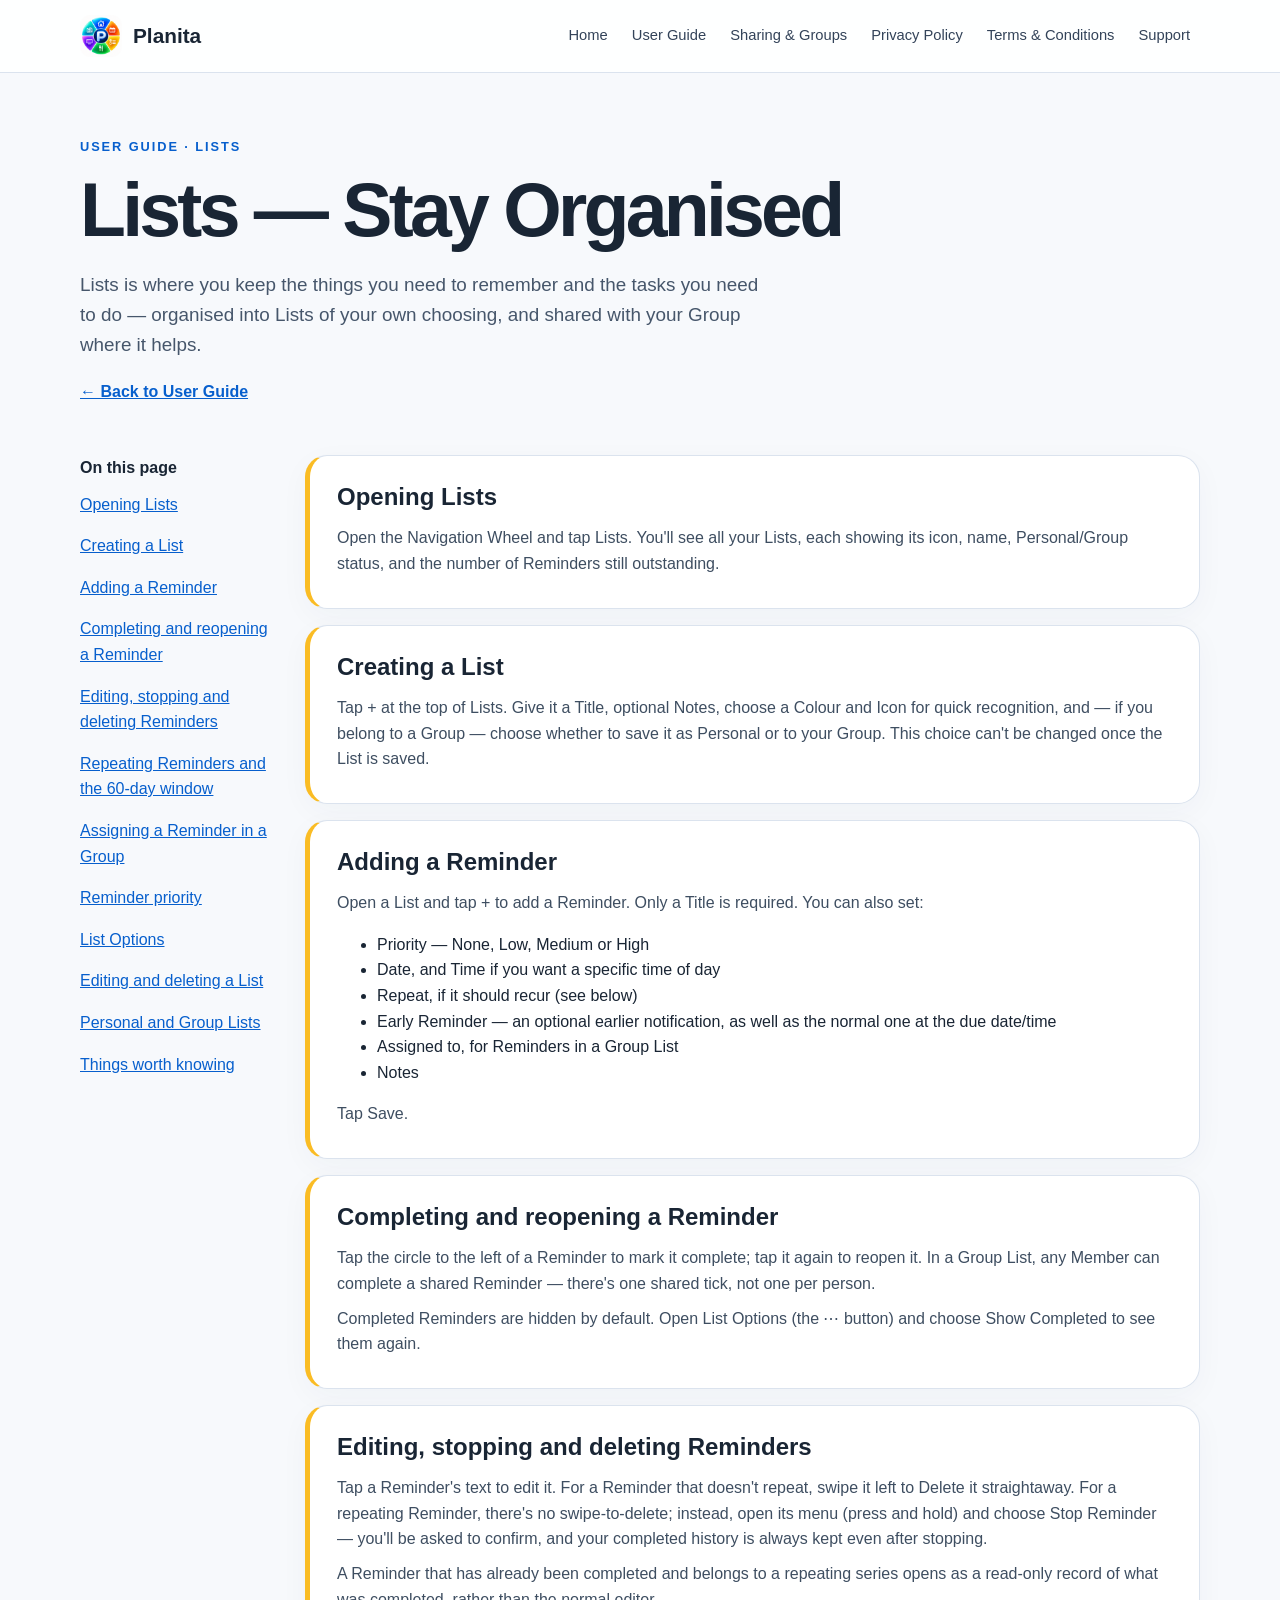
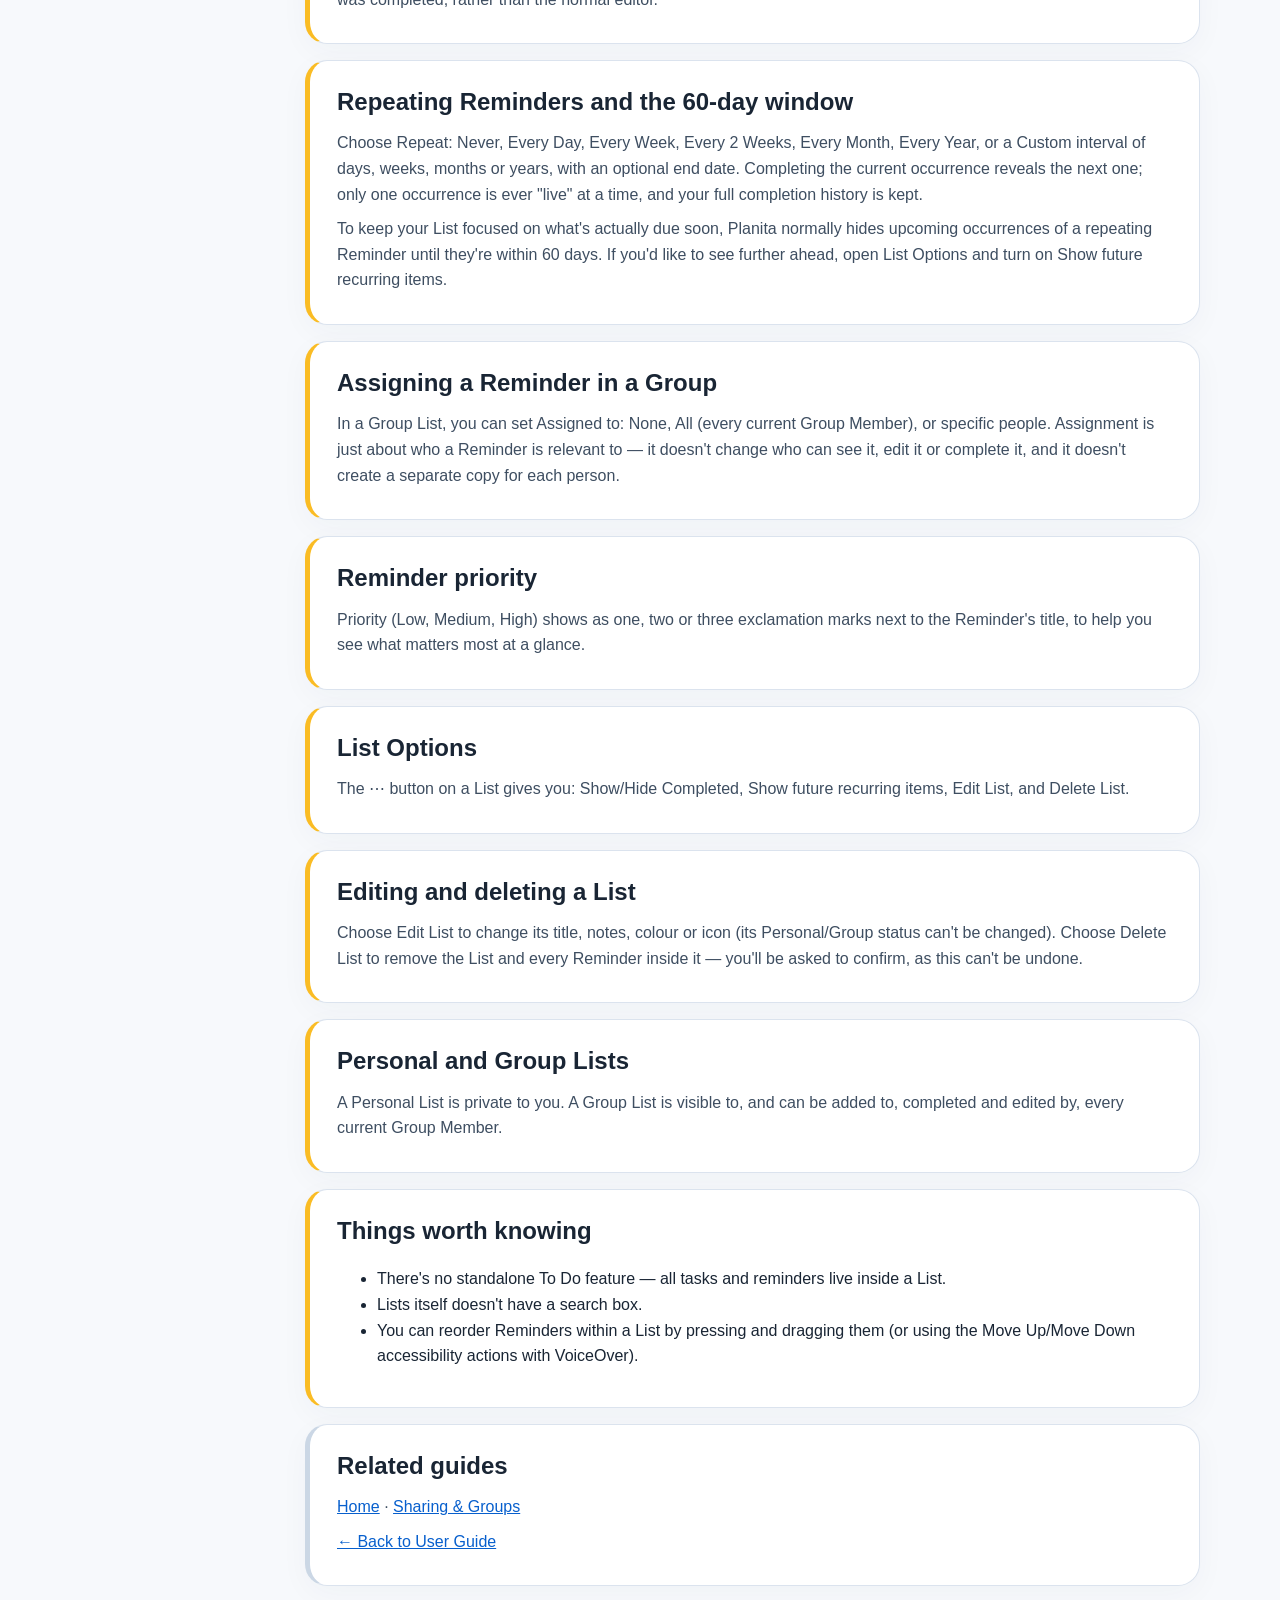
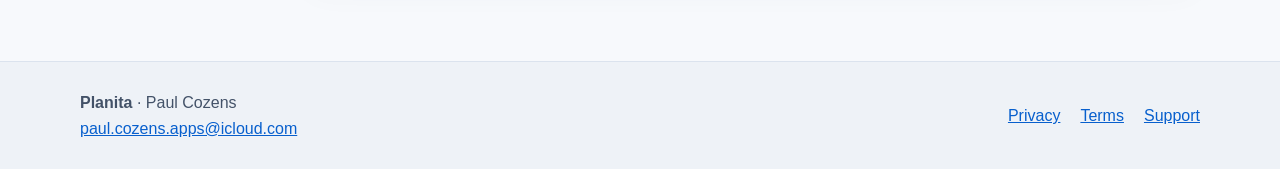
<file: lists.html>
<!doctype html><html lang="en-GB"><head><meta charset="utf-8"><meta name="viewport" content="width=device-width,initial-scale=1"><meta name="color-scheme" content="light dark"><meta name="description" content="Planita helps organise events, lists, recipes, films and television, and books."><title>Lists — Stay Organised · Planita</title><link rel="icon" href="assets/planita-app-icon.png"><link rel="stylesheet" href="assets/site.css"></head><body><a class="skip" href="#main">Skip to content</a><header class="site-header"><div class="shell header-inner"><a class="brand" href="index.html"><img src="assets/planita-app-icon.png" alt="" width="42" height="42"><span>Planita</span></a><nav aria-label="Main navigation"><a href="index.html">Home</a><a href="guide.html">User Guide</a><a href="sharing.html">Sharing & Groups</a><a href="privacy.html">Privacy Policy</a><a href="terms.html">Terms & Conditions</a><a href="support.html">Support</a></nav></div></header><main id="main" class="shell"><div class="page-intro"><p class="eyebrow">User Guide · Lists</p><h1>Lists — Stay Organised</h1><p class="lead">Lists is where you keep the things you need to remember and the tasks you need to do — organised into Lists of your own choosing, and shared with your Group where it helps.</p><p><a class="text-link" href="guide.html">← Back to User Guide</a></p></div><div class="guide-layout"><nav class="contents" aria-label="On this page"><strong>On this page</strong><a href="#opening-lists">Opening Lists</a><a href="#creating-a-list">Creating a List</a><a href="#adding-a-reminder">Adding a Reminder</a><a href="#completing-and-reopening-a-reminder">Completing and reopening a Reminder</a><a href="#editing-stopping-and-deleting-reminders">Editing, stopping and deleting Reminders</a><a href="#repeating-reminders-and-the-60-day-window">Repeating Reminders and the 60-day window</a><a href="#assigning-a-reminder-in-a-group">Assigning a Reminder in a Group</a><a href="#reminder-priority">Reminder priority</a><a href="#list-options">List Options</a><a href="#editing-and-deleting-a-list">Editing and deleting a List</a><a href="#personal-and-group-lists">Personal and Group Lists</a><a href="#things-worth-knowing">Things worth knowing</a></nav><div class="article-stack"><section id="opening-lists" class="guide-card lists"><h2>Opening Lists</h2><p>Open the Navigation Wheel and tap Lists. You&#x27;ll see all your Lists, each showing its icon, name, Personal/Group status, and the number of Reminders still outstanding.</p></section><section id="creating-a-list" class="guide-card lists"><h2>Creating a List</h2><p>Tap + at the top of Lists. Give it a Title, optional Notes, choose a Colour and Icon for quick recognition, and — if you belong to a Group — choose whether to save it as Personal or to your Group. This choice can&#x27;t be changed once the List is saved.</p></section><section id="adding-a-reminder" class="guide-card lists"><h2>Adding a Reminder</h2><p>Open a List and tap + to add a Reminder. Only a Title is required. You can also set:</p><ul><li>Priority — None, Low, Medium or High</li><li>Date, and Time if you want a specific time of day</li><li>Repeat, if it should recur (see below)</li><li>Early Reminder — an optional earlier notification, as well as the normal one at the due date/time</li><li>Assigned to, for Reminders in a Group List</li><li>Notes</li></ul><p>Tap Save.</p></section><section id="completing-and-reopening-a-reminder" class="guide-card lists"><h2>Completing and reopening a Reminder</h2><p>Tap the circle to the left of a Reminder to mark it complete; tap it again to reopen it. In a Group List, any Member can complete a shared Reminder — there&#x27;s one shared tick, not one per person.</p><p>Completed Reminders are hidden by default. Open List Options (the ⋯ button) and choose Show Completed to see them again.</p></section><section id="editing-stopping-and-deleting-reminders" class="guide-card lists"><h2>Editing, stopping and deleting Reminders</h2><p>Tap a Reminder&#x27;s text to edit it. For a Reminder that doesn&#x27;t repeat, swipe it left to Delete it straightaway. For a repeating Reminder, there&#x27;s no swipe-to-delete; instead, open its menu (press and hold) and choose Stop Reminder — you&#x27;ll be asked to confirm, and your completed history is always kept even after stopping.</p><p>A Reminder that has already been completed and belongs to a repeating series opens as a read-only record of what was completed, rather than the normal editor.</p></section><section id="repeating-reminders-and-the-60-day-window" class="guide-card lists"><h2>Repeating Reminders and the 60-day window</h2><p>Choose Repeat: Never, Every Day, Every Week, Every 2 Weeks, Every Month, Every Year, or a Custom interval of days, weeks, months or years, with an optional end date. Completing the current occurrence reveals the next one; only one occurrence is ever &quot;live&quot; at a time, and your full completion history is kept.</p><p>To keep your List focused on what&#x27;s actually due soon, Planita normally hides upcoming occurrences of a repeating Reminder until they&#x27;re within 60 days. If you&#x27;d like to see further ahead, open List Options and turn on Show future recurring items.</p></section><section id="assigning-a-reminder-in-a-group" class="guide-card lists"><h2>Assigning a Reminder in a Group</h2><p>In a Group List, you can set Assigned to: None, All (every current Group Member), or specific people. Assignment is just about who a Reminder is relevant to — it doesn&#x27;t change who can see it, edit it or complete it, and it doesn&#x27;t create a separate copy for each person.</p></section><section id="reminder-priority" class="guide-card lists"><h2>Reminder priority</h2><p>Priority (Low, Medium, High) shows as one, two or three exclamation marks next to the Reminder&#x27;s title, to help you see what matters most at a glance.</p></section><section id="list-options" class="guide-card lists"><h2>List Options</h2><p>The ⋯ button on a List gives you: Show/Hide Completed, Show future recurring items, Edit List, and Delete List.</p></section><section id="editing-and-deleting-a-list" class="guide-card lists"><h2>Editing and deleting a List</h2><p>Choose Edit List to change its title, notes, colour or icon (its Personal/Group status can&#x27;t be changed). Choose Delete List to remove the List and every Reminder inside it — you&#x27;ll be asked to confirm, as this can&#x27;t be undone.</p></section><section id="personal-and-group-lists" class="guide-card lists"><h2>Personal and Group Lists</h2><p>A Personal List is private to you. A Group List is visible to, and can be added to, completed and edited by, every current Group Member.</p></section><section id="things-worth-knowing" class="guide-card lists"><h2>Things worth knowing</h2><ul><li>There&#x27;s no standalone To Do feature — all tasks and reminders live inside a List.</li><li>Lists itself doesn&#x27;t have a search box.</li><li>You can reorder Reminders within a List by pressing and dragging them (or using the Move Up/Move Down accessibility actions with VoiceOver).</li></ul></section><div class="guide-card"><h2>Related guides</h2><p><a href="home.html">Home</a> · <a href="sharing.html">Sharing &amp; Groups</a></p><p><a href="guide.html">← Back to User Guide</a></p></div></div></div></main><footer class="site-footer"><div class="shell"><p><strong>Planita</strong> · Paul Cozens<br><a href="mailto:paul.cozens.apps@icloud.com">paul.cozens.apps@icloud.com</a></p><nav aria-label="Footer navigation"><a href="privacy.html">Privacy</a><a href="terms.html">Terms</a><a href="support.html">Support</a></nav></div></footer></body></html>
</file>
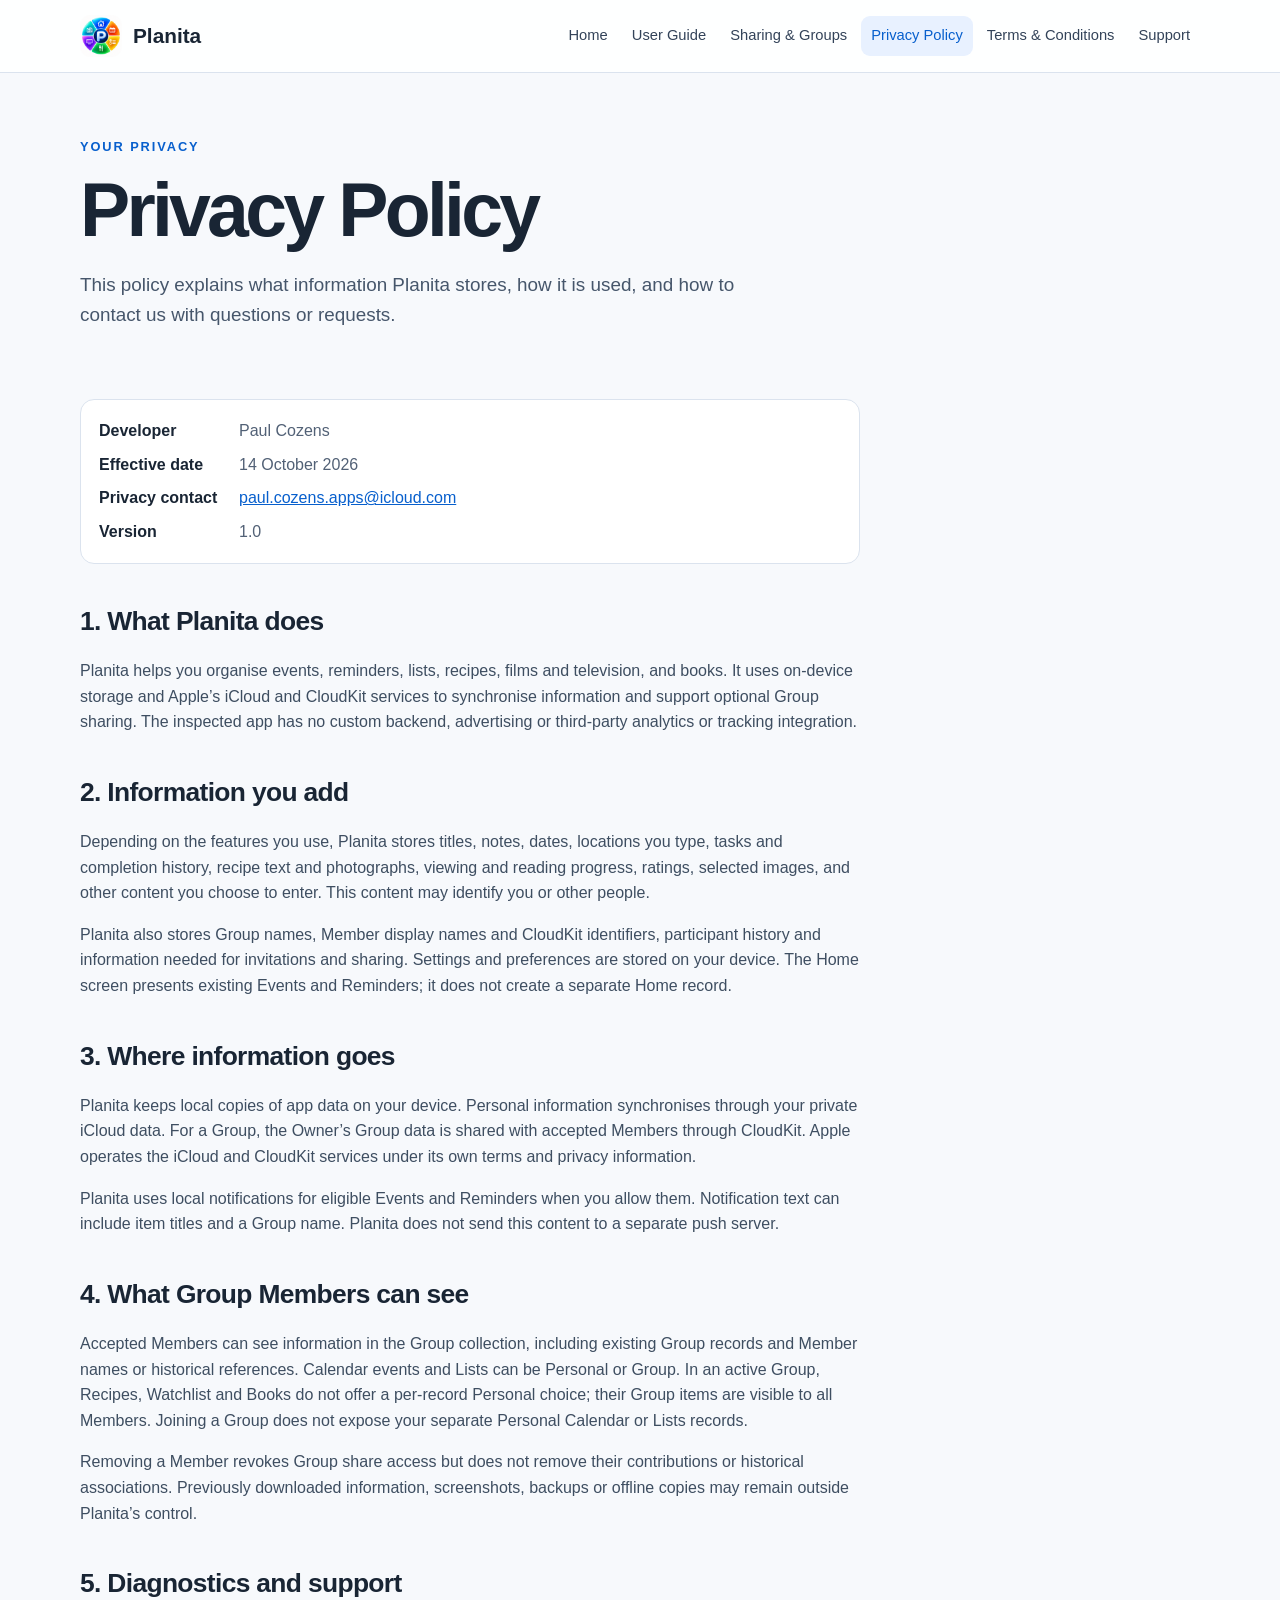
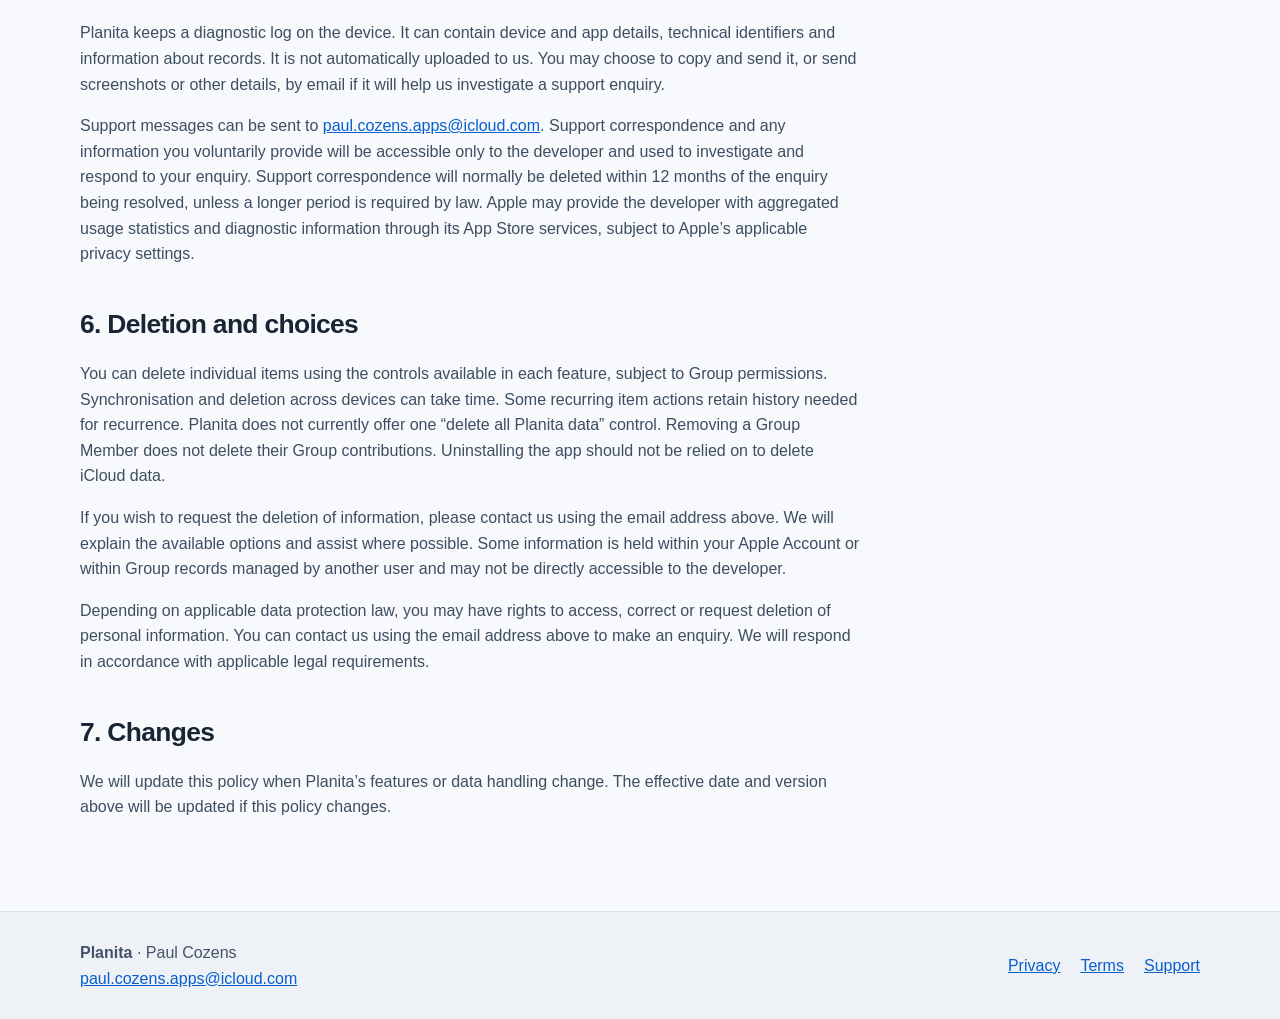
<file: privacy.html>
<!doctype html><html lang="en-GB"><head><meta charset="utf-8"><meta name="viewport" content="width=device-width,initial-scale=1"><meta name="color-scheme" content="light dark"><meta name="description" content="Planita helps organise events, lists, recipes, films and television, and books."><title>Privacy Policy · Planita</title><link rel="icon" href="assets/planita-app-icon.png"><link rel="stylesheet" href="assets/site.css"></head><body><a class="skip" href="#main">Skip to content</a><header class="site-header"><div class="shell header-inner"><a class="brand" href="index.html"><img src="assets/planita-app-icon.png" alt="" width="42" height="42"><span>Planita</span></a><nav aria-label="Main navigation"><a href="index.html">Home</a><a href="guide.html">User Guide</a><a href="sharing.html">Sharing & Groups</a><a href="privacy.html" aria-current="page">Privacy Policy</a><a href="terms.html">Terms & Conditions</a><a href="support.html">Support</a></nav></div></header><main id="main" class="shell"><div class="page-intro"><p class="eyebrow">Your privacy</p><h1>Privacy Policy</h1><p class="lead">This policy explains what information Planita stores, how it is used, and how to contact us with questions or requests.</p></div><div class="prose"><dl class="details"><div><dt>Developer</dt><dd>Paul Cozens</dd></div><div><dt>Effective date</dt><dd>14 October 2026</dd></div><div><dt>Privacy contact</dt><dd><a href="mailto:paul.cozens.apps@icloud.com">paul.cozens.apps@icloud.com</a></dd></div><div><dt>Version</dt><dd>1.0</dd></div></dl><h2>1. What Planita does</h2><p>Planita helps you organise events, reminders, lists, recipes, films and television, and books. It uses on-device storage and Apple’s iCloud and CloudKit services to synchronise information and support optional Group sharing. The inspected app has no custom backend, advertising or third-party analytics or tracking integration.</p><h2>2. Information you add</h2><p>Depending on the features you use, Planita stores titles, notes, dates, locations you type, tasks and completion history, recipe text and photographs, viewing and reading progress, ratings, selected images, and other content you choose to enter. This content may identify you or other people.</p><p>Planita also stores Group names, Member display names and CloudKit identifiers, participant history and information needed for invitations and sharing. Settings and preferences are stored on your device. The Home screen presents existing Events and Reminders; it does not create a separate Home record.</p><h2>3. Where information goes</h2><p>Planita keeps local copies of app data on your device. Personal information synchronises through your private iCloud data. For a Group, the Owner’s Group data is shared with accepted Members through CloudKit. Apple operates the iCloud and CloudKit services under its own terms and privacy information.</p><p>Planita uses local notifications for eligible Events and Reminders when you allow them. Notification text can include item titles and a Group name. Planita does not send this content to a separate push server.</p><h2>4. What Group Members can see</h2><p>Accepted Members can see information in the Group collection, including existing Group records and Member names or historical references. Calendar events and Lists can be Personal or Group. In an active Group, Recipes, Watchlist and Books do not offer a per-record Personal choice; their Group items are visible to all Members. Joining a Group does not expose your separate Personal Calendar or Lists records.</p><p>Removing a Member revokes Group share access but does not remove their contributions or historical associations. Previously downloaded information, screenshots, backups or offline copies may remain outside Planita’s control.</p><h2>5. Diagnostics and support</h2><p>Planita keeps a diagnostic log on the device. It can contain device and app details, technical identifiers and information about records. It is not automatically uploaded to us. You may choose to copy and send it, or send screenshots or other details, by email if it will help us investigate a support enquiry.</p><p>Support messages can be sent to <a href="mailto:paul.cozens.apps@icloud.com">paul.cozens.apps@icloud.com</a>. Support correspondence and any information you voluntarily provide will be accessible only to the developer and used to investigate and respond to your enquiry. Support correspondence will normally be deleted within 12 months of the enquiry being resolved, unless a longer period is required by law. Apple may provide the developer with aggregated usage statistics and diagnostic information through its App Store services, subject to Apple’s applicable privacy settings.</p><h2>6. Deletion and choices</h2><p>You can delete individual items using the controls available in each feature, subject to Group permissions. Synchronisation and deletion across devices can take time. Some recurring item actions retain history needed for recurrence. Planita does not currently offer one “delete all Planita data” control. Removing a Group Member does not delete their Group contributions. Uninstalling the app should not be relied on to delete iCloud data.</p><p>If you wish to request the deletion of information, please contact us using the email address above. We will explain the available options and assist where possible. Some information is held within your Apple Account or within Group records managed by another user and may not be directly accessible to the developer.</p><p>Depending on applicable data protection law, you may have rights to access, correct or request deletion of personal information. You can contact us using the email address above to make an enquiry. We will respond in accordance with applicable legal requirements.</p><h2>7. Changes</h2><p>We will update this policy when Planita’s features or data handling change. The effective date and version above will be updated if this policy changes.</p></div></main><footer class="site-footer"><div class="shell"><p><strong>Planita</strong> · Paul Cozens<br><a href="mailto:paul.cozens.apps@icloud.com">paul.cozens.apps@icloud.com</a></p><nav aria-label="Footer navigation"><a href="privacy.html">Privacy</a><a href="terms.html">Terms</a><a href="support.html">Support</a></nav></div></footer></body></html>
</file>
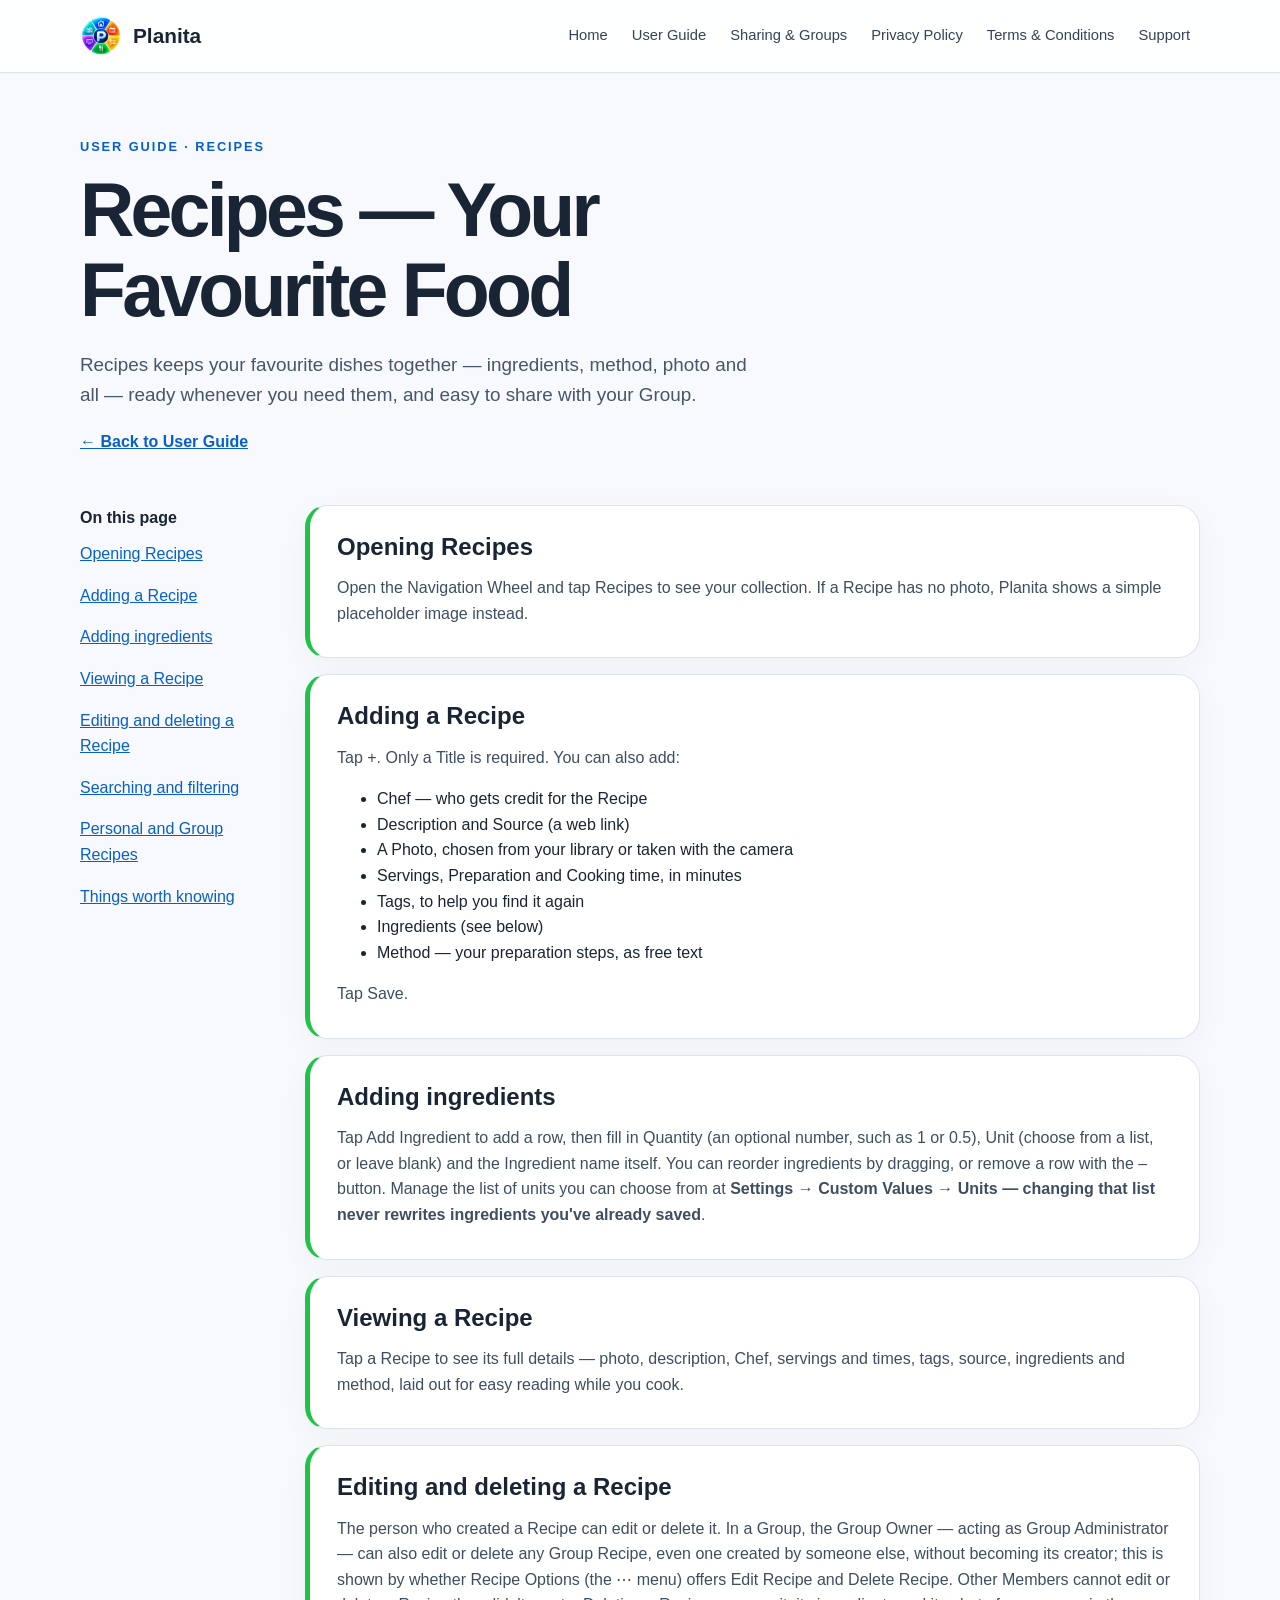
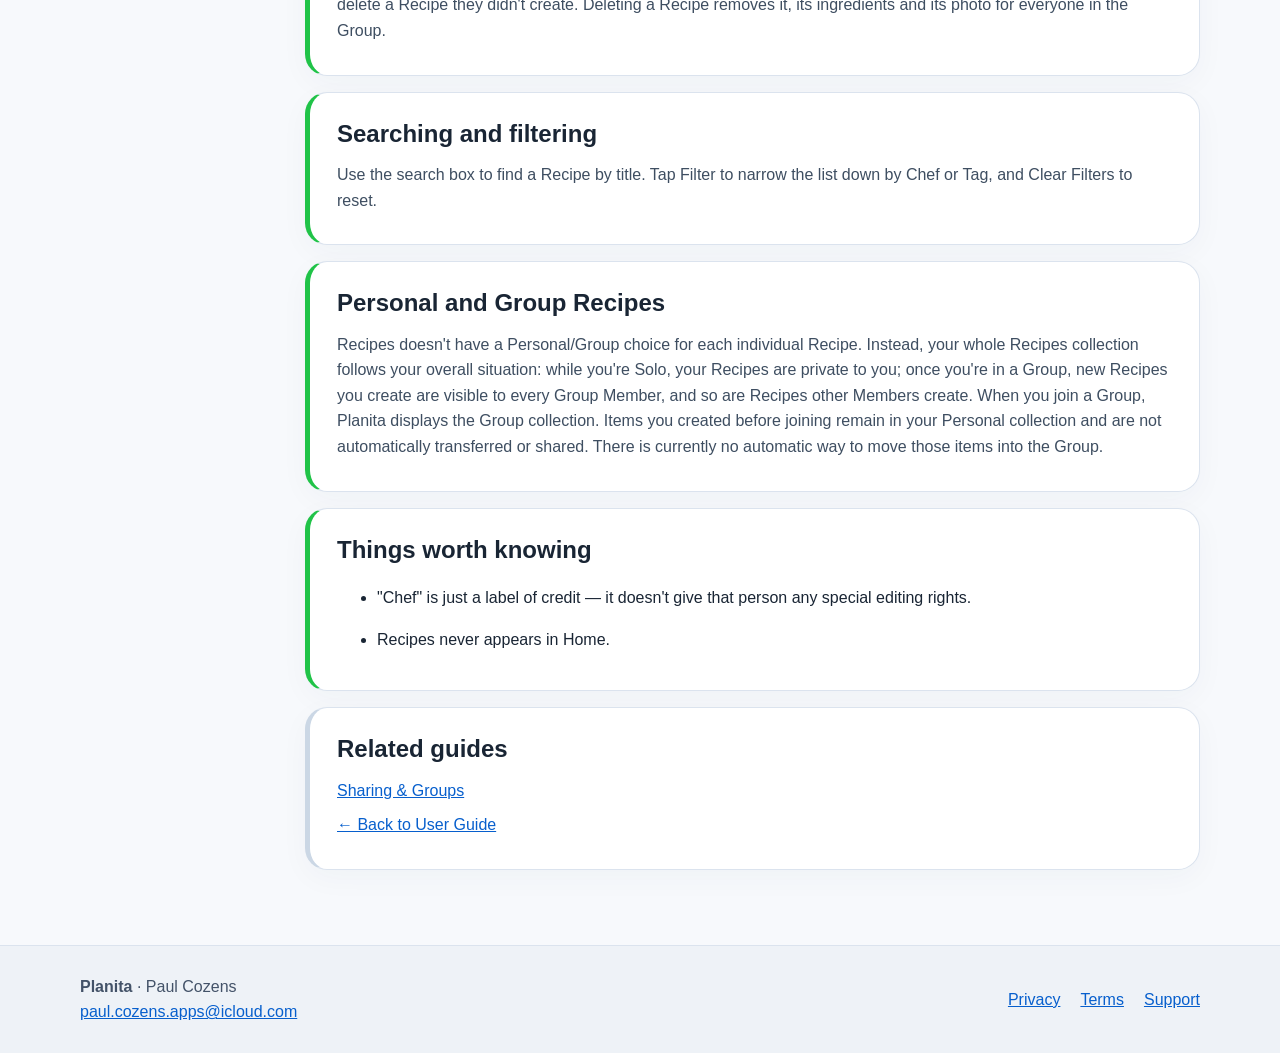
<file: recipes.html>
<!doctype html><html lang="en-GB"><head><meta charset="utf-8"><meta name="viewport" content="width=device-width,initial-scale=1"><meta name="color-scheme" content="light dark"><meta name="description" content="Planita helps organise events, lists, recipes, films and television, and books."><title>Recipes — Your Favourite Food · Planita</title><link rel="icon" href="assets/planita-app-icon.png"><link rel="stylesheet" href="assets/site.css"></head><body><a class="skip" href="#main">Skip to content</a><header class="site-header"><div class="shell header-inner"><a class="brand" href="index.html"><img src="assets/planita-app-icon.png" alt="" width="42" height="42"><span>Planita</span></a><nav aria-label="Main navigation"><a href="index.html">Home</a><a href="guide.html">User Guide</a><a href="sharing.html">Sharing & Groups</a><a href="privacy.html">Privacy Policy</a><a href="terms.html">Terms & Conditions</a><a href="support.html">Support</a></nav></div></header><main id="main" class="shell"><div class="page-intro"><p class="eyebrow">User Guide · Recipes</p><h1>Recipes — Your Favourite Food</h1><p class="lead">Recipes keeps your favourite dishes together — ingredients, method, photo and all — ready whenever you need them, and easy to share with your Group.</p><p><a class="text-link" href="guide.html">← Back to User Guide</a></p></div><div class="guide-layout"><nav class="contents" aria-label="On this page"><strong>On this page</strong><a href="#opening-recipes">Opening Recipes</a><a href="#adding-a-recipe">Adding a Recipe</a><a href="#adding-ingredients">Adding ingredients</a><a href="#viewing-a-recipe">Viewing a Recipe</a><a href="#editing-and-deleting-a-recipe">Editing and deleting a Recipe</a><a href="#searching-and-filtering">Searching and filtering</a><a href="#personal-and-group-recipes">Personal and Group Recipes</a><a href="#things-worth-knowing">Things worth knowing</a></nav><div class="article-stack"><section id="opening-recipes" class="guide-card recipes"><h2>Opening Recipes</h2><p>Open the Navigation Wheel and tap Recipes to see your collection. If a Recipe has no photo, Planita shows a simple placeholder image instead.</p></section><section id="adding-a-recipe" class="guide-card recipes"><h2>Adding a Recipe</h2><p>Tap +. Only a Title is required. You can also add:</p><ul><li>Chef — who gets credit for the Recipe</li><li>Description and Source (a web link)</li><li>A Photo, chosen from your library or taken with the camera</li><li>Servings, Preparation and Cooking time, in minutes</li><li>Tags, to help you find it again</li><li>Ingredients (see below)</li><li>Method — your preparation steps, as free text</li></ul><p>Tap Save.</p></section><section id="adding-ingredients" class="guide-card recipes"><h2>Adding ingredients</h2><p>Tap Add Ingredient to add a row, then fill in Quantity (an optional number, such as 1 or 0.5), Unit (choose from a list, or leave blank) and the Ingredient name itself. You can reorder ingredients by dragging, or remove a row with the – button. Manage the list of units you can choose from at <strong>Settings → Custom Values → Units — changing that list never rewrites ingredients you&#x27;ve already saved</strong>.</p></section><section id="viewing-a-recipe" class="guide-card recipes"><h2>Viewing a Recipe</h2><p>Tap a Recipe to see its full details — photo, description, Chef, servings and times, tags, source, ingredients and method, laid out for easy reading while you cook.</p></section><section id="editing-and-deleting-a-recipe" class="guide-card recipes"><h2>Editing and deleting a Recipe</h2><p>The person who created a Recipe can edit or delete it. In a Group, the Group Owner — acting as Group Administrator — can also edit or delete any Group Recipe, even one created by someone else, without becoming its creator; this is shown by whether Recipe Options (the ⋯ menu) offers Edit Recipe and Delete Recipe. Other Members cannot edit or delete a Recipe they didn&#x27;t create. Deleting a Recipe removes it, its ingredients and its photo for everyone in the Group.</p></section><section id="searching-and-filtering" class="guide-card recipes"><h2>Searching and filtering</h2><p>Use the search box to find a Recipe by title. Tap Filter to narrow the list down by Chef or Tag, and Clear Filters to reset.</p></section><section id="personal-and-group-recipes" class="guide-card recipes"><h2>Personal and Group Recipes</h2><p>Recipes doesn&#x27;t have a Personal/Group choice for each individual Recipe. Instead, your whole Recipes collection follows your overall situation: while you&#x27;re Solo, your Recipes are private to you; once you&#x27;re in a Group, new Recipes you create are visible to every Group Member, and so are Recipes other Members create. When you join a Group, Planita displays the Group collection. Items you created before joining remain in your Personal collection and are not automatically transferred or shared. There is currently no automatic way to move those items into the Group.</p></section><section id="things-worth-knowing" class="guide-card recipes"><h2>Things worth knowing</h2><ul><li>&quot;Chef&quot; is just a label of credit — it doesn&#x27;t give that person any special editing rights.</li></ul><ul><li>Recipes never appears in Home.</li></ul></section><div class="guide-card"><h2>Related guides</h2><p><a href="sharing.html">Sharing &amp; Groups</a></p><p><a href="guide.html">← Back to User Guide</a></p></div></div></div></main><footer class="site-footer"><div class="shell"><p><strong>Planita</strong> · Paul Cozens<br><a href="mailto:paul.cozens.apps@icloud.com">paul.cozens.apps@icloud.com</a></p><nav aria-label="Footer navigation"><a href="privacy.html">Privacy</a><a href="terms.html">Terms</a><a href="support.html">Support</a></nav></div></footer></body></html>
</file>
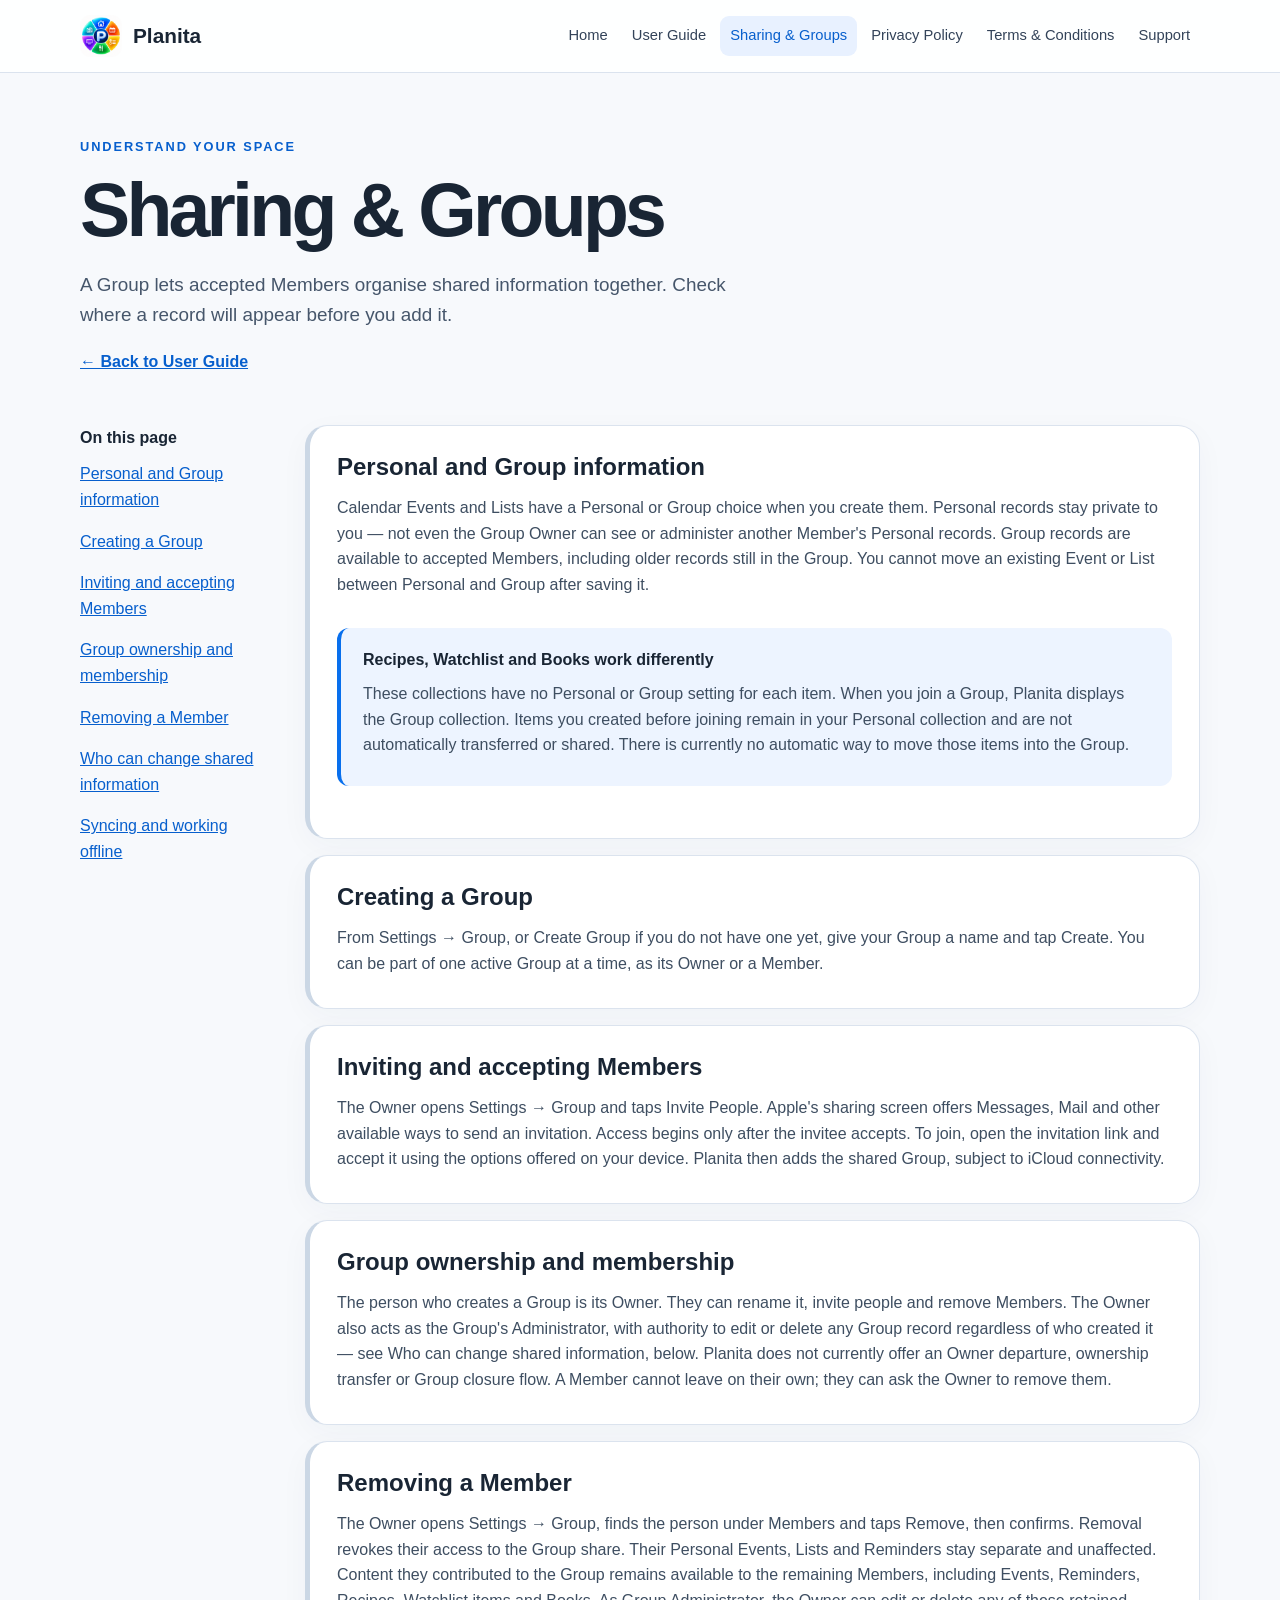
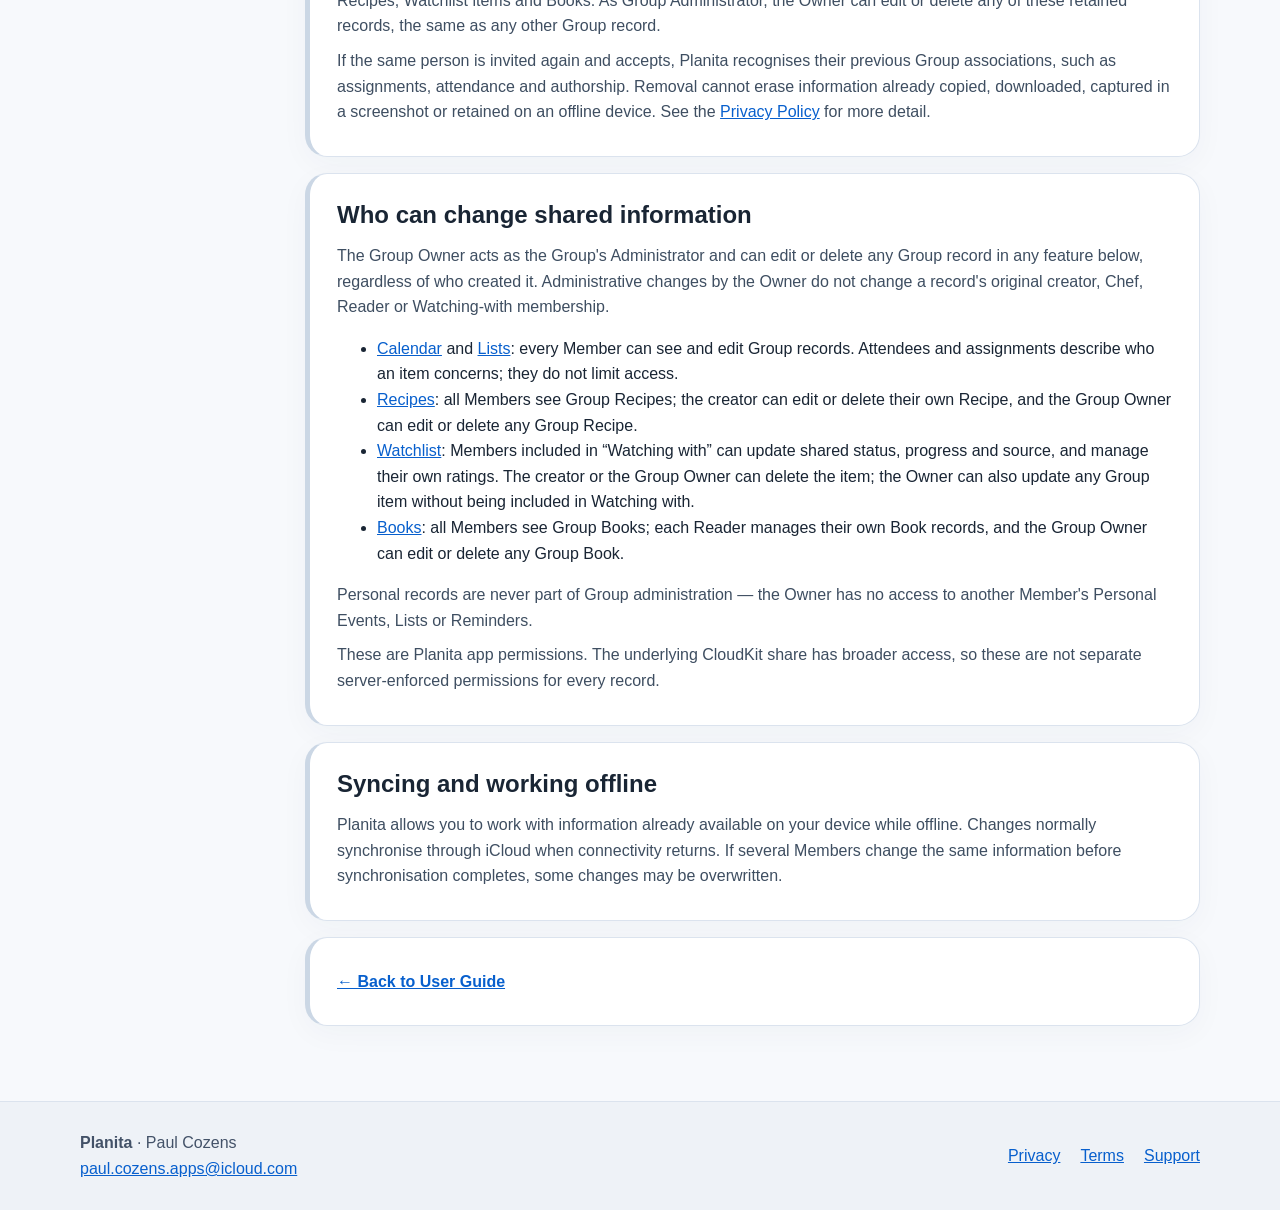
<file: sharing.html>
<!doctype html><html lang="en-GB"><head><meta charset="utf-8"><meta name="viewport" content="width=device-width,initial-scale=1"><meta name="color-scheme" content="light dark"><meta name="description" content="Planita helps organise events, lists, recipes, films and television, and books."><title>Sharing &amp; Groups · Planita</title><link rel="icon" href="assets/planita-app-icon.png"><link rel="stylesheet" href="assets/site.css"></head><body><a class="skip" href="#main">Skip to content</a><header class="site-header"><div class="shell header-inner"><a class="brand" href="index.html"><img src="assets/planita-app-icon.png" alt="" width="42" height="42"><span>Planita</span></a><nav aria-label="Main navigation"><a href="index.html">Home</a><a href="guide.html">User Guide</a><a href="sharing.html" aria-current="page">Sharing & Groups</a><a href="privacy.html">Privacy Policy</a><a href="terms.html">Terms & Conditions</a><a href="support.html">Support</a></nav></div></header><main id="main" class="shell"><div class="page-intro"><p class="eyebrow">Understand your space</p><h1>Sharing & Groups</h1><p class="lead">A Group lets accepted Members organise shared information together. Check where a record will appear before you add it.</p><p><a class="text-link" href="guide.html">← Back to User Guide</a></p></div><div class="guide-layout"><nav class="contents" aria-label="On this page"><strong>On this page</strong><a href="#personal-and-group-information">Personal and Group information</a><a href="#creating-a-group">Creating a Group</a><a href="#inviting-and-accepting-members">Inviting and accepting Members</a><a href="#group-ownership-and-membership">Group ownership and membership</a><a href="#removing-a-member">Removing a Member</a><a href="#who-can-change-shared-information">Who can change shared information</a><a href="#syncing-and-working-offline">Syncing and working offline</a></nav><div class="article-stack"><section id="personal-and-group-information" class="guide-card"><h2>Personal and Group information</h2><p>Calendar Events and Lists have a Personal or Group choice when you create them. Personal records stay private to you — not even the Group Owner can see or administer another Member&#x27;s Personal records. Group records are available to accepted Members, including older records still in the Group. You cannot move an existing Event or List between Personal and Group after saving it.</p><div class="notice"><strong>Recipes, Watchlist and Books work differently</strong><p>These collections have no Personal or Group setting for each item. When you join a Group, Planita displays the Group collection. Items you created before joining remain in your Personal collection and are not automatically transferred or shared. There is currently no automatic way to move those items into the Group.</p></div></section><section id="creating-a-group" class="guide-card"><h2>Creating a Group</h2><p>From Settings → Group, or Create Group if you do not have one yet, give your Group a name and tap Create. You can be part of one active Group at a time, as its Owner or a Member.</p></section><section id="inviting-and-accepting-members" class="guide-card"><h2>Inviting and accepting Members</h2><p>The Owner opens Settings → Group and taps Invite People. Apple's sharing screen offers Messages, Mail and other available ways to send an invitation. Access begins only after the invitee accepts. To join, open the invitation link and accept it using the options offered on your device. Planita then adds the shared Group, subject to iCloud connectivity.</p></section><section id="group-ownership-and-membership" class="guide-card"><h2>Group ownership and membership</h2><p>The person who creates a Group is its Owner. They can rename it, invite people and remove Members. The Owner also acts as the Group&#x27;s Administrator, with authority to edit or delete any Group record regardless of who created it — see Who can change shared information, below. Planita does not currently offer an Owner departure, ownership transfer or Group closure flow. A Member cannot leave on their own; they can ask the Owner to remove them.</p></section><section id="removing-a-member" class="guide-card"><h2>Removing a Member</h2><p>The Owner opens Settings → Group, finds the person under Members and taps Remove, then confirms. Removal revokes their access to the Group share. Their Personal Events, Lists and Reminders stay separate and unaffected. Content they contributed to the Group remains available to the remaining Members, including Events, Reminders, Recipes, Watchlist items and Books. As Group Administrator, the Owner can edit or delete any of these retained records, the same as any other Group record.</p><p>If the same person is invited again and accepts, Planita recognises their previous Group associations, such as assignments, attendance and authorship. Removal cannot erase information already copied, downloaded, captured in a screenshot or retained on an offline device. See the <a href="privacy.html">Privacy Policy</a> for more detail.</p></section><section id="who-can-change-shared-information" class="guide-card"><h2>Who can change shared information</h2><p>The Group Owner acts as the Group&#x27;s Administrator and can edit or delete any Group record in any feature below, regardless of who created it. Administrative changes by the Owner do not change a record&#x27;s original creator, Chef, Reader or Watching-with membership.</p><ul><li><a href="calendar.html">Calendar</a> and <a href="lists.html">Lists</a>: every Member can see and edit Group records. Attendees and assignments describe who an item concerns; they do not limit access.</li><li><a href="recipes.html">Recipes</a>: all Members see Group Recipes; the creator can edit or delete their own Recipe, and the Group Owner can edit or delete any Group Recipe.</li><li><a href="watchlist.html">Watchlist</a>: Members included in “Watching with” can update shared status, progress and source, and manage their own ratings. The creator or the Group Owner can delete the item; the Owner can also update any Group item without being included in Watching with.</li><li><a href="books.html">Books</a>: all Members see Group Books; each Reader manages their own Book records, and the Group Owner can edit or delete any Group Book.</li></ul><p>Personal records are never part of Group administration — the Owner has no access to another Member&#x27;s Personal Events, Lists or Reminders.</p><p>These are Planita app permissions. The underlying CloudKit share has broader access, so these are not separate server-enforced permissions for every record.</p></section><section id="syncing-and-working-offline" class="guide-card"><h2>Syncing and working offline</h2><p>Planita allows you to work with information already available on your device while offline. Changes normally synchronise through iCloud when connectivity returns. If several Members change the same information before synchronisation completes, some changes may be overwritten.</p></section><div class="guide-card"><p><a class="text-link" href="guide.html">← Back to User Guide</a></p></div></div></div></main><footer class="site-footer"><div class="shell"><p><strong>Planita</strong> · Paul Cozens<br><a href="mailto:paul.cozens.apps@icloud.com">paul.cozens.apps@icloud.com</a></p><nav aria-label="Footer navigation"><a href="privacy.html">Privacy</a><a href="terms.html">Terms</a><a href="support.html">Support</a></nav></div></footer></body></html>
</file>
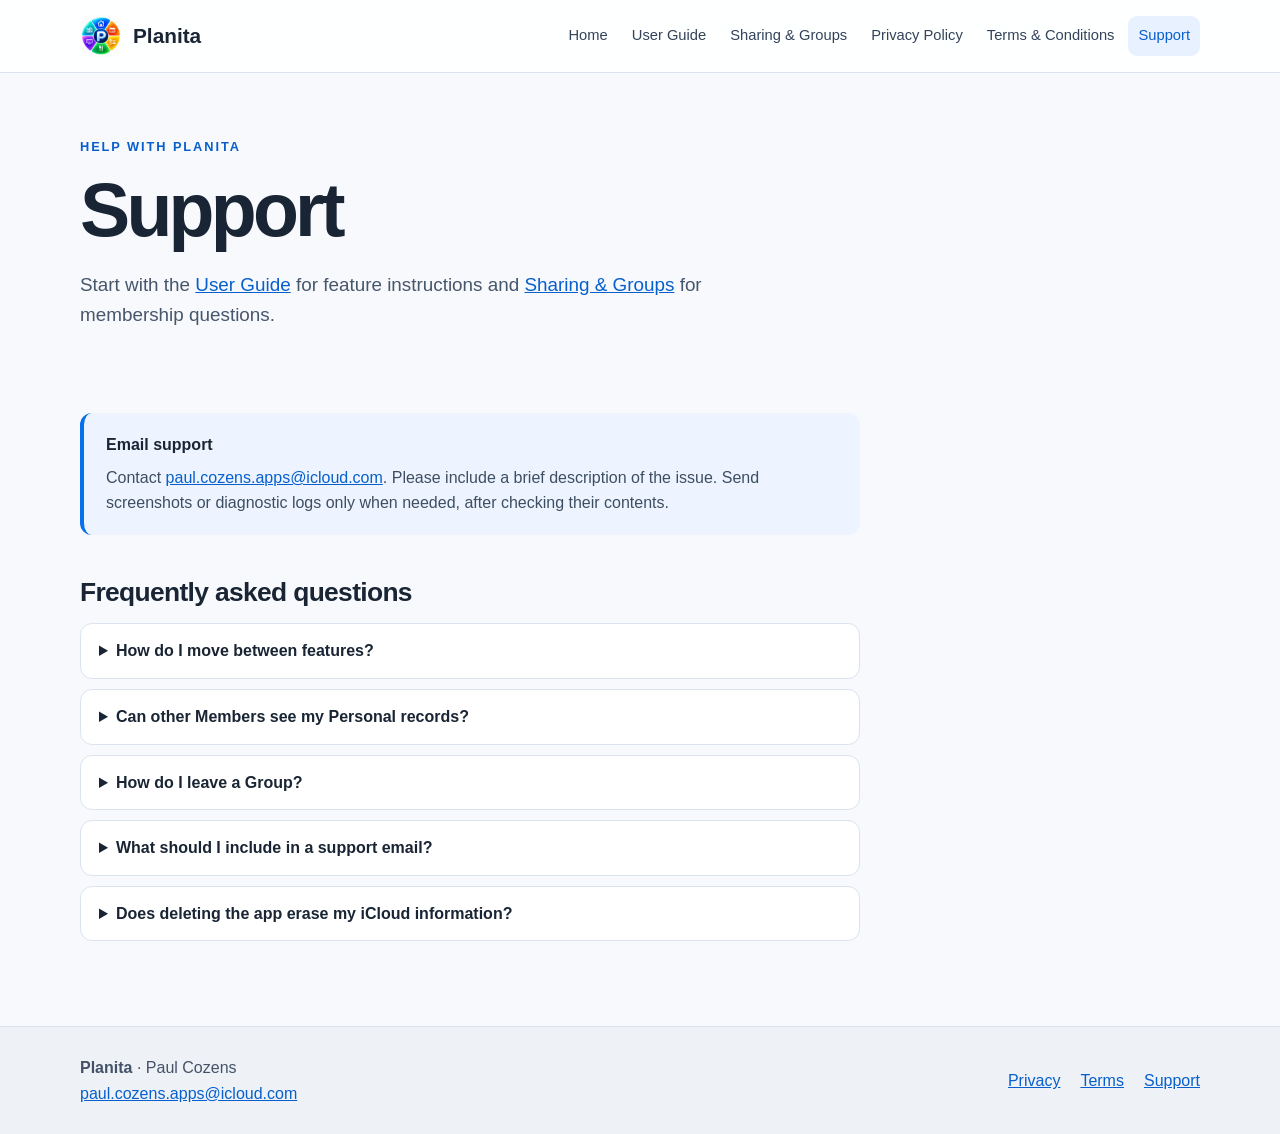
<file: support.html>
<!doctype html><html lang="en-GB"><head><meta charset="utf-8"><meta name="viewport" content="width=device-width,initial-scale=1"><meta name="color-scheme" content="light dark"><meta name="description" content="Planita helps organise events, lists, recipes, films and television, and books."><title>Support · Planita</title><link rel="icon" href="assets/planita-app-icon.png"><link rel="stylesheet" href="assets/site.css"></head><body><a class="skip" href="#main">Skip to content</a><header class="site-header"><div class="shell header-inner"><a class="brand" href="index.html"><img src="assets/planita-app-icon.png" alt="" width="42" height="42"><span>Planita</span></a><nav aria-label="Main navigation"><a href="index.html">Home</a><a href="guide.html">User Guide</a><a href="sharing.html">Sharing & Groups</a><a href="privacy.html">Privacy Policy</a><a href="terms.html">Terms & Conditions</a><a href="support.html" aria-current="page">Support</a></nav></div></header><main id="main" class="shell"><div class="page-intro"><p class="eyebrow">Help with Planita</p><h1>Support</h1><p class="lead">Start with the <a href="guide.html">User Guide</a> for feature instructions and <a href="sharing.html">Sharing & Groups</a> for membership questions.</p></div><div class="prose"><div class="notice"><strong>Email support</strong><p>Contact <a href="mailto:paul.cozens.apps@icloud.com">paul.cozens.apps@icloud.com</a>. Please include a brief description of the issue. Send screenshots or diagnostic logs only when needed, after checking their contents.</p></div><h2>Frequently asked questions</h2><details><summary>How do I move between features?</summary><p>Tap the Planita heading to open the Navigation Wheel, then choose one of the six features.</p></details><details><summary>Can other Members see my Personal records?</summary><p>Personal Calendar events and Lists are separate from the Group collection. In an active Group, Recipes, Watchlist and Books work in the shared collection; see <a href="sharing.html">Sharing & Groups</a>.</p></details><details><summary>How do I leave a Group?</summary><p>Ask the Group Owner to remove you. The Owner controls membership. Your contributions and historical associations remain in the Group.</p></details><details><summary>What should I include in a support email?</summary><p>Describe the feature, what happened and what you expected. Send a screenshot or copied diagnostic log only if needed, after checking that it does not reveal information you would rather keep private.</p></details><details><summary>Does deleting the app erase my iCloud information?</summary><p>Do not rely on uninstalling Planita to delete iCloud data. Individual records can be deleted through available feature controls. The app does not currently have a single delete-all control.</p></details></div></main><footer class="site-footer"><div class="shell"><p><strong>Planita</strong> · Paul Cozens<br><a href="mailto:paul.cozens.apps@icloud.com">paul.cozens.apps@icloud.com</a></p><nav aria-label="Footer navigation"><a href="privacy.html">Privacy</a><a href="terms.html">Terms</a><a href="support.html">Support</a></nav></div></footer></body></html>
</file>
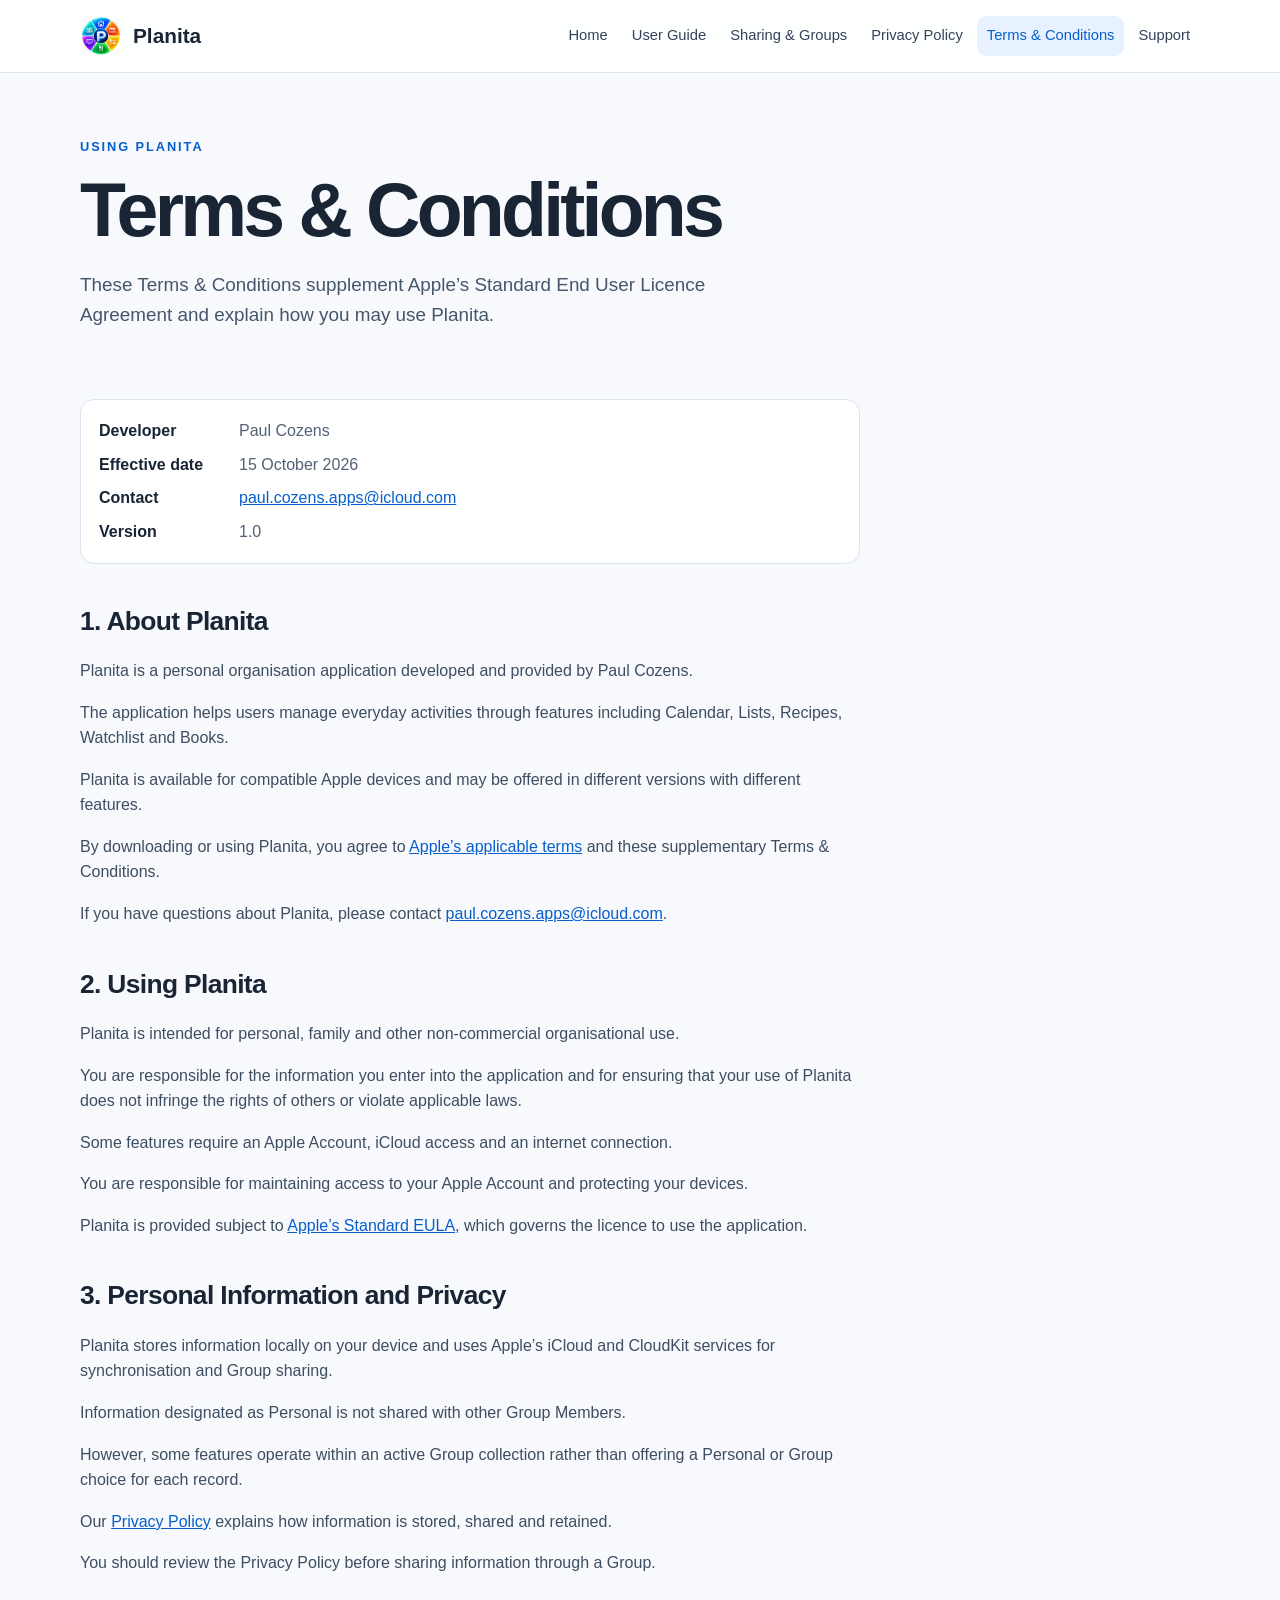
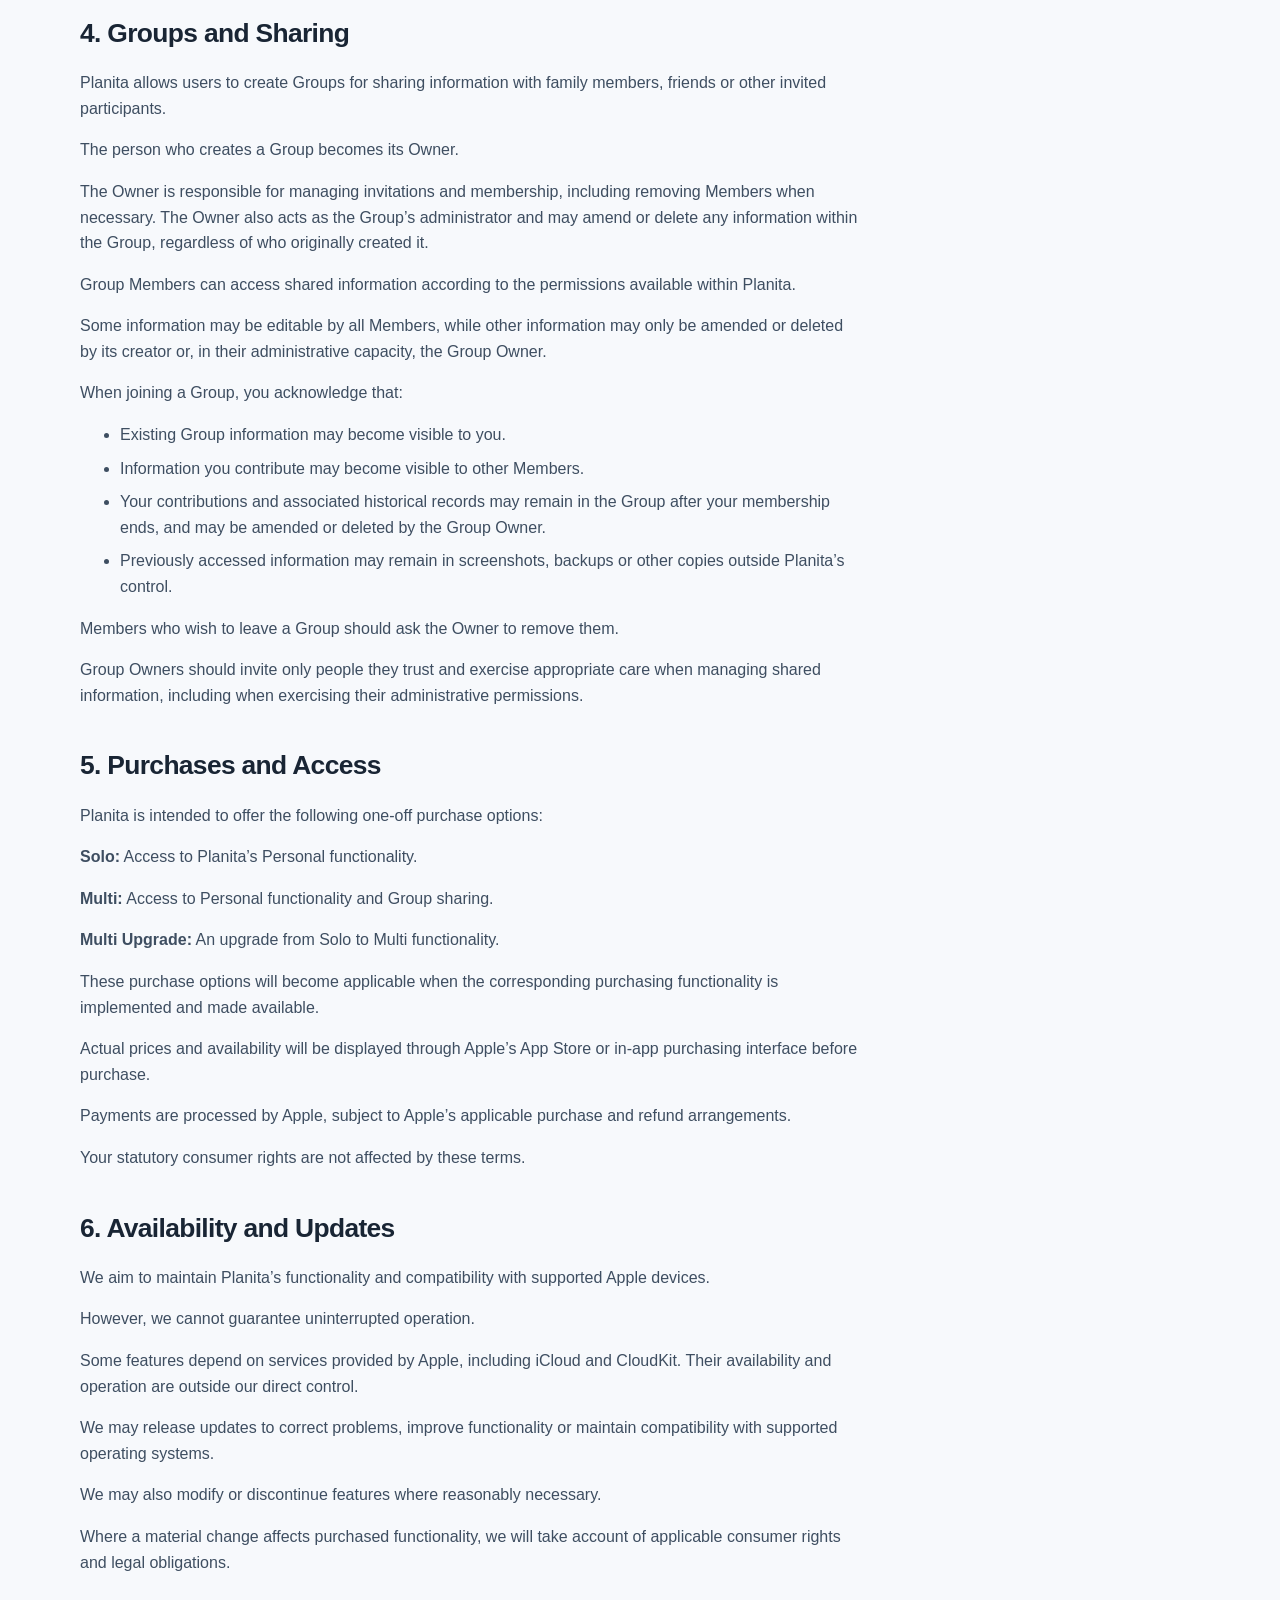
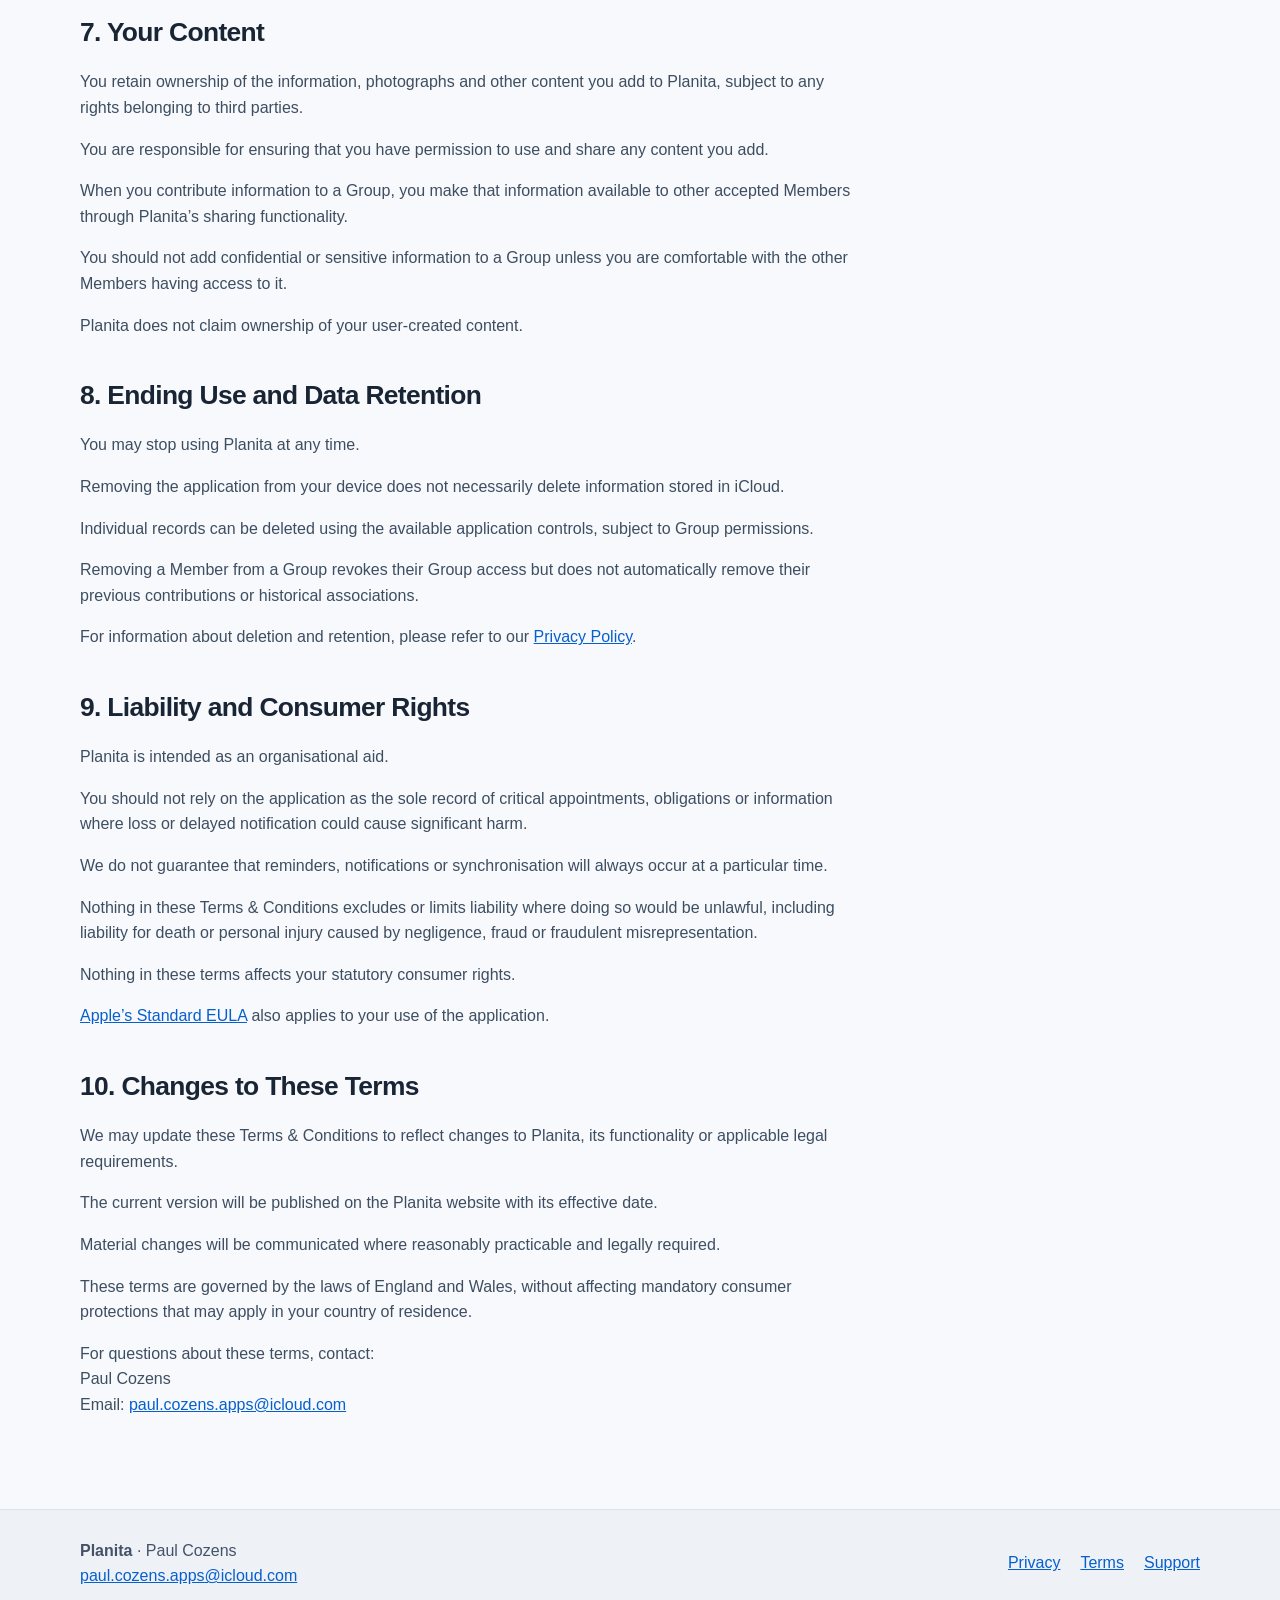
<file: terms.html>
<!doctype html><html lang="en-GB"><head><meta charset="utf-8"><meta name="viewport" content="width=device-width,initial-scale=1"><meta name="color-scheme" content="light dark"><meta name="description" content="Planita helps organise events, lists, recipes, films and television, and books."><title>Terms &amp; Conditions · Planita</title><link rel="icon" href="assets/planita-app-icon.png"><link rel="stylesheet" href="assets/site.css"></head><body><a class="skip" href="#main">Skip to content</a><header class="site-header"><div class="shell header-inner"><a class="brand" href="index.html"><img src="assets/planita-app-icon.png" alt="" width="42" height="42"><span>Planita</span></a><nav aria-label="Main navigation"><a href="index.html">Home</a><a href="guide.html">User Guide</a><a href="sharing.html">Sharing & Groups</a><a href="privacy.html">Privacy Policy</a><a href="terms.html" aria-current="page">Terms & Conditions</a><a href="support.html">Support</a></nav></div></header><main id="main" class="shell"><div class="page-intro"><p class="eyebrow">Using Planita</p><h1>Terms & Conditions</h1><p class="lead">These Terms & Conditions supplement Apple’s Standard End User Licence Agreement and explain how you may use Planita.</p></div><div class="prose"><dl class="details"><div><dt>Developer</dt><dd>Paul Cozens</dd></div><div><dt>Effective date</dt><dd>15 October 2026</dd></div><div><dt>Contact</dt><dd><a href="mailto:paul.cozens.apps@icloud.com">paul.cozens.apps@icloud.com</a></dd></div><div><dt>Version</dt><dd>1.0</dd></div></dl><h2>1. About Planita</h2><p>Planita is a personal organisation application developed and provided by Paul Cozens.</p><p>The application helps users manage everyday activities through features including Calendar, Lists, Recipes, Watchlist and Books.</p><p>Planita is available for compatible Apple devices and may be offered in different versions with different features.</p><p>By downloading or using Planita, you agree to <a href="https://www.apple.com/legal/internet-services/itunes/dev/stdeula/">Apple’s applicable terms</a> and these supplementary Terms & Conditions.</p><p>If you have questions about Planita, please contact <a href="mailto:paul.cozens.apps@icloud.com">paul.cozens.apps@icloud.com</a>.</p><h2>2. Using Planita</h2><p>Planita is intended for personal, family and other non-commercial organisational use.</p><p>You are responsible for the information you enter into the application and for ensuring that your use of Planita does not infringe the rights of others or violate applicable laws.</p><p>Some features require an Apple Account, iCloud access and an internet connection.</p><p>You are responsible for maintaining access to your Apple Account and protecting your devices.</p><p>Planita is provided subject to <a href="https://www.apple.com/legal/internet-services/itunes/dev/stdeula/">Apple’s Standard EULA</a>, which governs the licence to use the application.</p><h2>3. Personal Information and Privacy</h2><p>Planita stores information locally on your device and uses Apple’s iCloud and CloudKit services for synchronisation and Group sharing.</p><p>Information designated as Personal is not shared with other Group Members.</p><p>However, some features operate within an active Group collection rather than offering a Personal or Group choice for each record.</p><p>Our <a href="privacy.html">Privacy Policy</a> explains how information is stored, shared and retained.</p><p>You should review the Privacy Policy before sharing information through a Group.</p><h2>4. Groups and Sharing</h2><p>Planita allows users to create Groups for sharing information with family members, friends or other invited participants.</p><p>The person who creates a Group becomes its Owner.</p><p>The Owner is responsible for managing invitations and membership, including removing Members when necessary. The Owner also acts as the Group’s administrator and may amend or delete any information within the Group, regardless of who originally created it.</p><p>Group Members can access shared information according to the permissions available within Planita.</p><p>Some information may be editable by all Members, while other information may only be amended or deleted by its creator or, in their administrative capacity, the Group Owner.</p><p>When joining a Group, you acknowledge that:</p><ul><li>Existing Group information may become visible to you.</li><li>Information you contribute may become visible to other Members.</li><li>Your contributions and associated historical records may remain in the Group after your membership ends, and may be amended or deleted by the Group Owner.</li><li>Previously accessed information may remain in screenshots, backups or other copies outside Planita’s control.</li></ul><p>Members who wish to leave a Group should ask the Owner to remove them.</p><p>Group Owners should invite only people they trust and exercise appropriate care when managing shared information, including when exercising their administrative permissions.</p><h2>5. Purchases and Access</h2><p>Planita is intended to offer the following one-off purchase options:</p><p><strong>Solo:</strong> Access to Planita’s Personal functionality.</p><p><strong>Multi:</strong> Access to Personal functionality and Group sharing.</p><p><strong>Multi Upgrade:</strong> An upgrade from Solo to Multi functionality.</p><p>These purchase options will become applicable when the corresponding purchasing functionality is implemented and made available.</p><p>Actual prices and availability will be displayed through Apple’s App Store or in-app purchasing interface before purchase.</p><p>Payments are processed by Apple, subject to Apple’s applicable purchase and refund arrangements.</p><p>Your statutory consumer rights are not affected by these terms.</p><h2>6. Availability and Updates</h2><p>We aim to maintain Planita’s functionality and compatibility with supported Apple devices.</p><p>However, we cannot guarantee uninterrupted operation.</p><p>Some features depend on services provided by Apple, including iCloud and CloudKit. Their availability and operation are outside our direct control.</p><p>We may release updates to correct problems, improve functionality or maintain compatibility with supported operating systems.</p><p>We may also modify or discontinue features where reasonably necessary.</p><p>Where a material change affects purchased functionality, we will take account of applicable consumer rights and legal obligations.</p><h2>7. Your Content</h2><p>You retain ownership of the information, photographs and other content you add to Planita, subject to any rights belonging to third parties.</p><p>You are responsible for ensuring that you have permission to use and share any content you add.</p><p>When you contribute information to a Group, you make that information available to other accepted Members through Planita’s sharing functionality.</p><p>You should not add confidential or sensitive information to a Group unless you are comfortable with the other Members having access to it.</p><p>Planita does not claim ownership of your user-created content.</p><h2>8. Ending Use and Data Retention</h2><p>You may stop using Planita at any time.</p><p>Removing the application from your device does not necessarily delete information stored in iCloud.</p><p>Individual records can be deleted using the available application controls, subject to Group permissions.</p><p>Removing a Member from a Group revokes their Group access but does not automatically remove their previous contributions or historical associations.</p><p>For information about deletion and retention, please refer to our <a href="privacy.html">Privacy Policy</a>.</p><h2>9. Liability and Consumer Rights</h2><p>Planita is intended as an organisational aid.</p><p>You should not rely on the application as the sole record of critical appointments, obligations or information where loss or delayed notification could cause significant harm.</p><p>We do not guarantee that reminders, notifications or synchronisation will always occur at a particular time.</p><p>Nothing in these Terms & Conditions excludes or limits liability where doing so would be unlawful, including liability for death or personal injury caused by negligence, fraud or fraudulent misrepresentation.</p><p>Nothing in these terms affects your statutory consumer rights.</p><p><a href="https://www.apple.com/legal/internet-services/itunes/dev/stdeula/">Apple’s Standard EULA</a> also applies to your use of the application.</p><h2>10. Changes to These Terms</h2><p>We may update these Terms & Conditions to reflect changes to Planita, its functionality or applicable legal requirements.</p><p>The current version will be published on the Planita website with its effective date.</p><p>Material changes will be communicated where reasonably practicable and legally required.</p><p>These terms are governed by the laws of England and Wales, without affecting mandatory consumer protections that may apply in your country of residence.</p><p>For questions about these terms, contact:<br>Paul Cozens<br>Email: <a href="mailto:paul.cozens.apps@icloud.com">paul.cozens.apps@icloud.com</a></p></div></main><footer class="site-footer"><div class="shell"><p><strong>Planita</strong> · Paul Cozens<br><a href="mailto:paul.cozens.apps@icloud.com">paul.cozens.apps@icloud.com</a></p><nav aria-label="Footer navigation"><a href="privacy.html">Privacy</a><a href="terms.html">Terms</a><a href="support.html">Support</a></nav></div></footer></body></html>
</file>
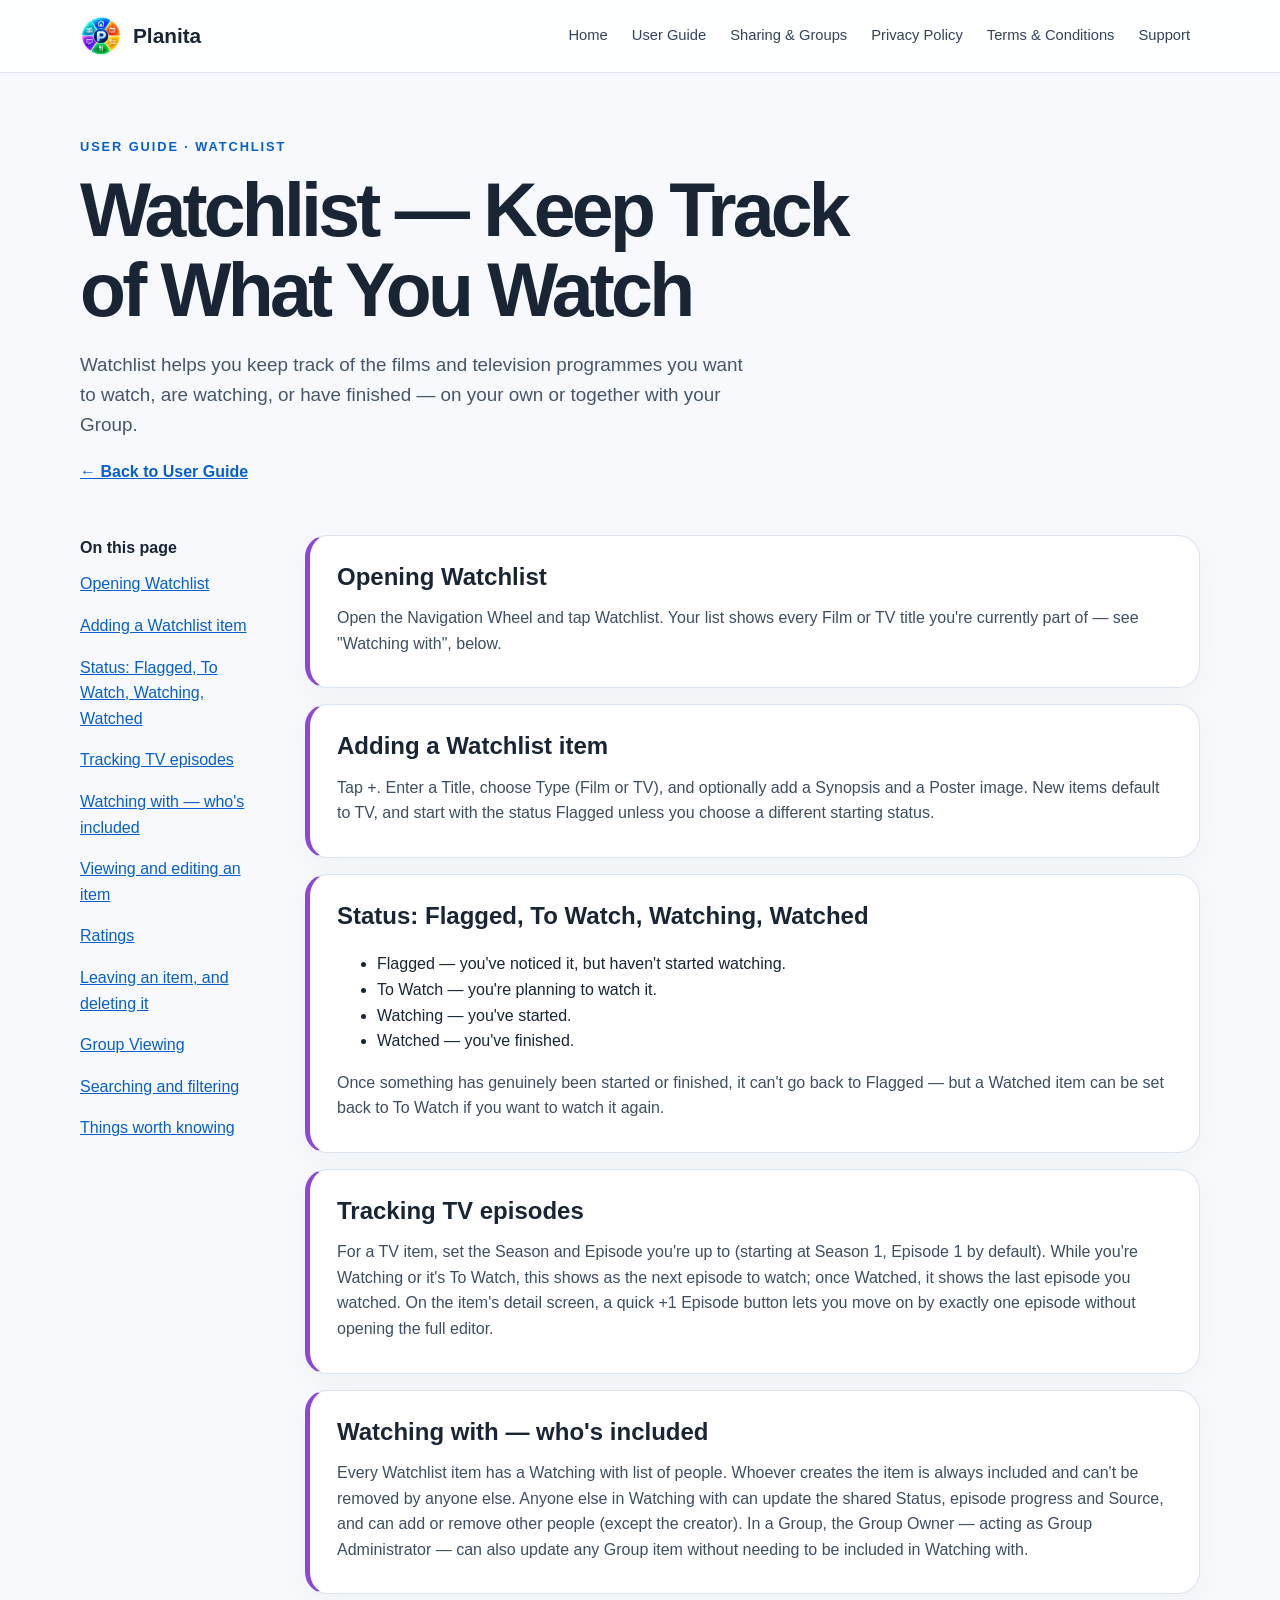
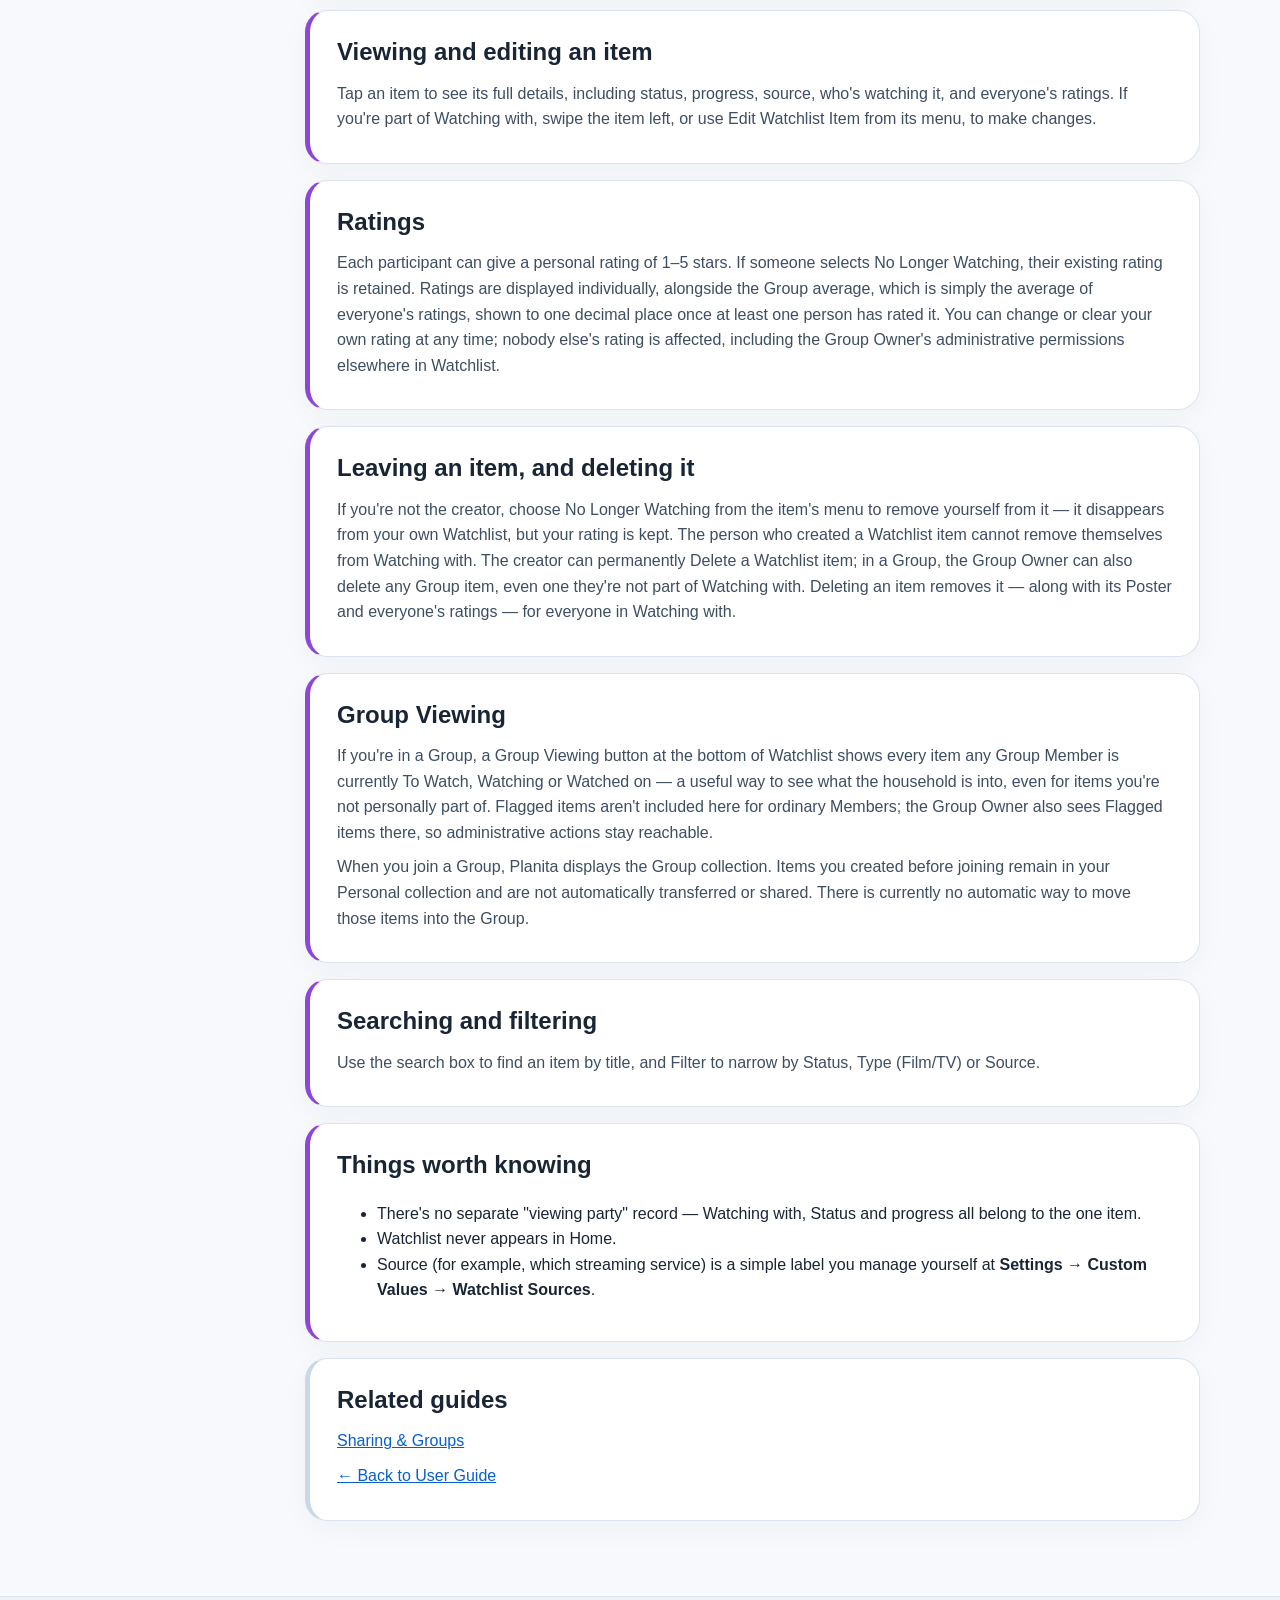
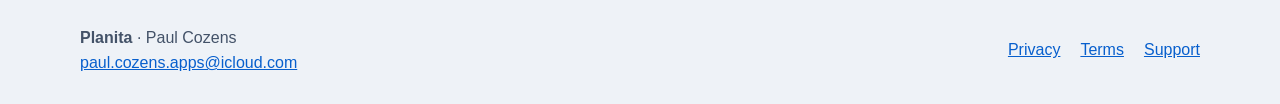
<file: watchlist.html>
<!doctype html><html lang="en-GB"><head><meta charset="utf-8"><meta name="viewport" content="width=device-width,initial-scale=1"><meta name="color-scheme" content="light dark"><meta name="description" content="Planita helps organise events, lists, recipes, films and television, and books."><title>Watchlist — Keep Track of What You Watch · Planita</title><link rel="icon" href="assets/planita-app-icon.png"><link rel="stylesheet" href="assets/site.css"></head><body><a class="skip" href="#main">Skip to content</a><header class="site-header"><div class="shell header-inner"><a class="brand" href="index.html"><img src="assets/planita-app-icon.png" alt="" width="42" height="42"><span>Planita</span></a><nav aria-label="Main navigation"><a href="index.html">Home</a><a href="guide.html">User Guide</a><a href="sharing.html">Sharing & Groups</a><a href="privacy.html">Privacy Policy</a><a href="terms.html">Terms & Conditions</a><a href="support.html">Support</a></nav></div></header><main id="main" class="shell"><div class="page-intro"><p class="eyebrow">User Guide · Watchlist</p><h1>Watchlist — Keep Track of What You Watch</h1><p class="lead">Watchlist helps you keep track of the films and television programmes you want to watch, are watching, or have finished — on your own or together with your Group.</p><p><a class="text-link" href="guide.html">← Back to User Guide</a></p></div><div class="guide-layout"><nav class="contents" aria-label="On this page"><strong>On this page</strong><a href="#opening-watchlist">Opening Watchlist</a><a href="#adding-a-watchlist-item">Adding a Watchlist item</a><a href="#status-flagged-to-watch-watching-watched">Status: Flagged, To Watch, Watching, Watched</a><a href="#tracking-tv-episodes">Tracking TV episodes</a><a href="#watching-with-who-s-included">Watching with — who&#x27;s included</a><a href="#viewing-and-editing-an-item">Viewing and editing an item</a><a href="#ratings">Ratings</a><a href="#leaving-an-item-and-deleting-it">Leaving an item, and deleting it</a><a href="#group-viewing">Group Viewing</a><a href="#searching-and-filtering">Searching and filtering</a><a href="#things-worth-knowing">Things worth knowing</a></nav><div class="article-stack"><section id="opening-watchlist" class="guide-card watchlist"><h2>Opening Watchlist</h2><p>Open the Navigation Wheel and tap Watchlist. Your list shows every Film or TV title you&#x27;re currently part of — see &quot;Watching with&quot;, below.</p></section><section id="adding-a-watchlist-item" class="guide-card watchlist"><h2>Adding a Watchlist item</h2><p>Tap +. Enter a Title, choose Type (Film or TV), and optionally add a Synopsis and a Poster image. New items default to TV, and start with the status Flagged unless you choose a different starting status.</p></section><section id="status-flagged-to-watch-watching-watched" class="guide-card watchlist"><h2>Status: Flagged, To Watch, Watching, Watched</h2><ul><li>Flagged — you&#x27;ve noticed it, but haven&#x27;t started watching.</li><li>To Watch — you&#x27;re planning to watch it.</li><li>Watching — you&#x27;ve started.</li><li>Watched — you&#x27;ve finished.</li></ul><p>Once something has genuinely been started or finished, it can&#x27;t go back to Flagged — but a Watched item can be set back to To Watch if you want to watch it again.</p></section><section id="tracking-tv-episodes" class="guide-card watchlist"><h2>Tracking TV episodes</h2><p>For a TV item, set the Season and Episode you&#x27;re up to (starting at Season 1, Episode 1 by default). While you&#x27;re Watching or it&#x27;s To Watch, this shows as the next episode to watch; once Watched, it shows the last episode you watched. On the item&#x27;s detail screen, a quick +1 Episode button lets you move on by exactly one episode without opening the full editor.</p></section><section id="watching-with-who-s-included" class="guide-card watchlist"><h2>Watching with — who&#x27;s included</h2><p>Every Watchlist item has a Watching with list of people. Whoever creates the item is always included and can&#x27;t be removed by anyone else. Anyone else in Watching with can update the shared Status, episode progress and Source, and can add or remove other people (except the creator). In a Group, the Group Owner — acting as Group Administrator — can also update any Group item without needing to be included in Watching with.</p></section><section id="viewing-and-editing-an-item" class="guide-card watchlist"><h2>Viewing and editing an item</h2><p>Tap an item to see its full details, including status, progress, source, who&#x27;s watching it, and everyone&#x27;s ratings. If you&#x27;re part of Watching with, swipe the item left, or use Edit Watchlist Item from its menu, to make changes.</p></section><section id="ratings" class="guide-card watchlist"><h2>Ratings</h2><p>Each participant can give a personal rating of 1–5 stars. If someone selects No Longer Watching, their existing rating is retained. Ratings are displayed individually, alongside the Group average, which is simply the average of everyone&#x27;s ratings, shown to one decimal place once at least one person has rated it. You can change or clear your own rating at any time; nobody else&#x27;s rating is affected, including the Group Owner&#x27;s administrative permissions elsewhere in Watchlist.</p></section><section id="leaving-an-item-and-deleting-it" class="guide-card watchlist"><h2>Leaving an item, and deleting it</h2><p>If you&#x27;re not the creator, choose No Longer Watching from the item&#x27;s menu to remove yourself from it — it disappears from your own Watchlist, but your rating is kept. The person who created a Watchlist item cannot remove themselves from Watching with. The creator can permanently Delete a Watchlist item; in a Group, the Group Owner can also delete any Group item, even one they&#x27;re not part of Watching with. Deleting an item removes it — along with its Poster and everyone&#x27;s ratings — for everyone in Watching with.</p></section><section id="group-viewing" class="guide-card watchlist"><h2>Group Viewing</h2><p>If you&#x27;re in a Group, a Group Viewing button at the bottom of Watchlist shows every item any Group Member is currently To Watch, Watching or Watched on — a useful way to see what the household is into, even for items you&#x27;re not personally part of. Flagged items aren&#x27;t included here for ordinary Members; the Group Owner also sees Flagged items there, so administrative actions stay reachable.</p><p>When you join a Group, Planita displays the Group collection. Items you created before joining remain in your Personal collection and are not automatically transferred or shared. There is currently no automatic way to move those items into the Group.</p></section><section id="searching-and-filtering" class="guide-card watchlist"><h2>Searching and filtering</h2><p>Use the search box to find an item by title, and Filter to narrow by Status, Type (Film/TV) or Source.</p></section><section id="things-worth-knowing" class="guide-card watchlist"><h2>Things worth knowing</h2><ul><li>There&#x27;s no separate &quot;viewing party&quot; record — Watching with, Status and progress all belong to the one item.</li><li>Watchlist never appears in Home.</li><li>Source (for example, which streaming service) is a simple label you manage yourself at <strong>Settings → Custom Values → Watchlist Sources</strong>.</li></ul></section><div class="guide-card"><h2>Related guides</h2><p><a href="sharing.html">Sharing &amp; Groups</a></p><p><a href="guide.html">← Back to User Guide</a></p></div></div></div></main><footer class="site-footer"><div class="shell"><p><strong>Planita</strong> · Paul Cozens<br><a href="mailto:paul.cozens.apps@icloud.com">paul.cozens.apps@icloud.com</a></p><nav aria-label="Footer navigation"><a href="privacy.html">Privacy</a><a href="terms.html">Terms</a><a href="support.html">Support</a></nav></div></footer></body></html>
</file>
<file: assets/site.css>
:root{font-family:-apple-system,BlinkMacSystemFont,"Segoe UI",sans-serif;color:#192534;background:#f7f9fc;line-height:1.6;--line:#dbe3ee;--muted:#536276;--home:#086fed;--calendar:#f87a29;--lists:#fabc24;--recipes:#20c348;--watchlist:#8d47d7;--books:#05b5bb}*{box-sizing:border-box}html{scroll-behavior:smooth}body{margin:0}a{color:#075fcd}a:hover{text-decoration-thickness:2px}a:focus-visible,summary:focus-visible{outline:3px solid #086fed;outline-offset:4px}.shell{width:min(1120px,calc(100% - 40px));margin:auto}.skip{position:absolute;left:-9999px;top:10px;background:white;padding:10px;z-index:9}.skip:focus{left:10px}.site-header{background:rgba(255,255,255,.94);border-bottom:1px solid var(--line)}.header-inner{display:flex;align-items:center;justify-content:space-between;gap:24px;padding:15px 0}.brand{display:flex;align-items:center;gap:11px;color:#192534;text-decoration:none;font-weight:800;font-size:1.3rem;white-space:nowrap}.brand img{border-radius:11px}.site-header nav{display:flex;flex-wrap:wrap;gap:4px}.site-header nav a{color:#334359;text-decoration:none;padding:8px 10px;border-radius:9px;font-size:.92rem}.site-header nav a:hover,.site-header nav a[aria-current]{background:#e8f1ff;color:#075fcd}.hero{display:grid;grid-template-columns:1.25fr .75fr;align-items:center;gap:60px;padding:88px 0 80px}.hero h1{font-size:clamp(3rem,7vw,5.6rem);line-height:1.03;letter-spacing:-.055em;margin:.1em 0 .28em}.eyebrow{color:#075fcd;text-transform:uppercase;letter-spacing:.15em;font-weight:800;font-size:.8rem;margin:0 0 14px}.lead{font-size:1.18rem;color:#46566b;max-width:65ch}.hero-art{display:flex;justify-content:center}.hero-art img{width:min(100%,370px);height:auto;filter:drop-shadow(0 24px 28px rgba(18,52,100,.12))}.actions{display:flex;flex-wrap:wrap;align-items:center;gap:24px;margin-top:30px}.button{display:inline-block;background:#086fed;color:white;padding:13px 20px;border-radius:13px;text-decoration:none;font-weight:700}.button:hover{background:#075fcd}.text-link{font-weight:700}.section-heading{margin:8px 0 26px}.section-heading h2,.split-callout h2{font-size:clamp(2rem,4vw,3rem);line-height:1.15;letter-spacing:-.04em;margin:0}.feature-grid{display:grid;grid-template-columns:repeat(3,1fr);gap:17px}.feature,.guide-card{background:white;border:1px solid var(--line);border-radius:22px;box-shadow:0 8px 30px rgba(29,50,86,.035)}.feature{padding:25px;border-top:5px solid var(--accent)}.feature-mark{display:grid;place-items:center;width:46px;height:46px;background:var(--accent);color:white;border-radius:13px;font-size:1.4rem;font-weight:800}.feature h3{font-size:1.32rem;margin:17px 0 5px}.feature p{margin:0;color:var(--muted)}.home{--accent:var(--home)}.calendar{--accent:var(--calendar)}.lists{--accent:var(--lists)}.recipes{--accent:var(--recipes)}.watchlist{--accent:var(--watchlist)}.books{--accent:var(--books)}.split-callout{display:grid;grid-template-columns:1fr 1fr;gap:50px;background:#eaf2ff;border-radius:24px;padding:38px;margin:70px 0}.split-callout p{margin-top:0}.page-intro{padding:64px 0 34px;max-width:780px}.page-intro h1{font-size:clamp(2.7rem,6vw,4.7rem);line-height:1.06;letter-spacing:-.05em;margin:0}.review-badge{display:inline-block;background:#fff1d4;color:#67430c;border:1px solid #e9c47c;padding:7px 12px;border-radius:9px;font-weight:700;font-size:.9rem}.prose{max-width:780px;padding-bottom:75px}.prose h2{font-size:1.65rem;letter-spacing:-.025em;margin:36px 0 8px}.prose p,.prose li{color:#3e4e61}.prose li{margin:8px 0}.notice{background:#edf4ff;border-left:4px solid #086fed;border-radius:12px;padding:19px 22px;margin:30px 0}.notice p{margin:7px 0 0}.details{display:grid;gap:8px;background:white;border:1px solid var(--line);border-radius:14px;padding:18px}.details div{display:grid;grid-template-columns:140px 1fr}.details dt{font-weight:700}.details dd{margin:0;color:#526176}.guide-layout{display:grid;grid-template-columns:190px 1fr;gap:35px;padding-bottom:75px}.contents{align-self:start;position:sticky;top:20px;display:grid;gap:6px}.contents a{padding:5px 0}.article-stack{display:grid;gap:16px}.guide-card{padding:22px 27px;border-left:5px solid var(--accent,#cbd7e5);scroll-margin-top:20px}.guide-card h2{margin:0 0 7px;font-size:1.5rem}.guide-card p{margin:9px 0;color:#3e4e61}details{background:white;border:1px solid var(--line);border-radius:12px;margin:10px 0;padding:14px 18px}summary{cursor:pointer;font-weight:700}.site-footer{border-top:1px solid var(--line);background:#eef2f7;padding:28px 0;color:#435268}.site-footer .shell{display:flex;align-items:center;flex-wrap:wrap;justify-content:space-between;gap:14px}.site-footer p{margin:0}.site-footer nav{display:flex;gap:20px}.site-footer .small{width:100%;font-size:.82rem;color:#66758a}@media(max-width:760px){.header-inner{display:block}.site-header nav{margin-top:12px}.site-header nav a{font-size:.84rem;padding:6px}.hero{grid-template-columns:1fr;gap:22px;padding:54px 0}.hero-art{grid-row:1;justify-content:flex-start}.hero-art img{width:150px}.feature-grid{grid-template-columns:repeat(2,1fr)}.split-callout{grid-template-columns:1fr;gap:15px;padding:26px}.guide-layout{grid-template-columns:1fr}.contents{position:static;display:flex;flex-wrap:wrap;gap:8px}.contents strong{width:100%}.contents a{background:#e8f1ff;padding:5px 10px;border-radius:8px}.page-intro{padding-top:44px}}@media(max-width:480px){.shell{width:min(100% - 28px,1120px)}.feature-grid{grid-template-columns:1fr}.hero h1{font-size:3.1rem}.details div{grid-template-columns:1fr}.site-footer .shell{display:block}.site-footer nav{margin:13px 0}}@media(prefers-color-scheme:dark){:root{color:#eaf1fb;background:#101723;--line:#344357;--muted:#bac7d9}.site-header{background:#172232}.brand,.site-header nav a{color:#eaf1fb}.site-header nav a:hover,.site-header nav a[aria-current]{background:#183e71;color:#f5f9ff}.lead,.feature p,.guide-card p,.prose p,.prose li{color:#c0cede}.feature,.guide-card,details,.details{background:#1a2637}.split-callout,.notice{background:#172d4b}.site-footer{background:#172232;color:#d4dfeb}.details dd,.site-footer .small{color:#bac7d9}a{color:#7ab4ff}.eyebrow{color:#7ab4ff}.button{color:white}.review-badge{background:#513c1e;color:#ffdfa7;border-color:#866638}.contents a{background:#183e71}.skip{background:#1a2637}}
</file>
